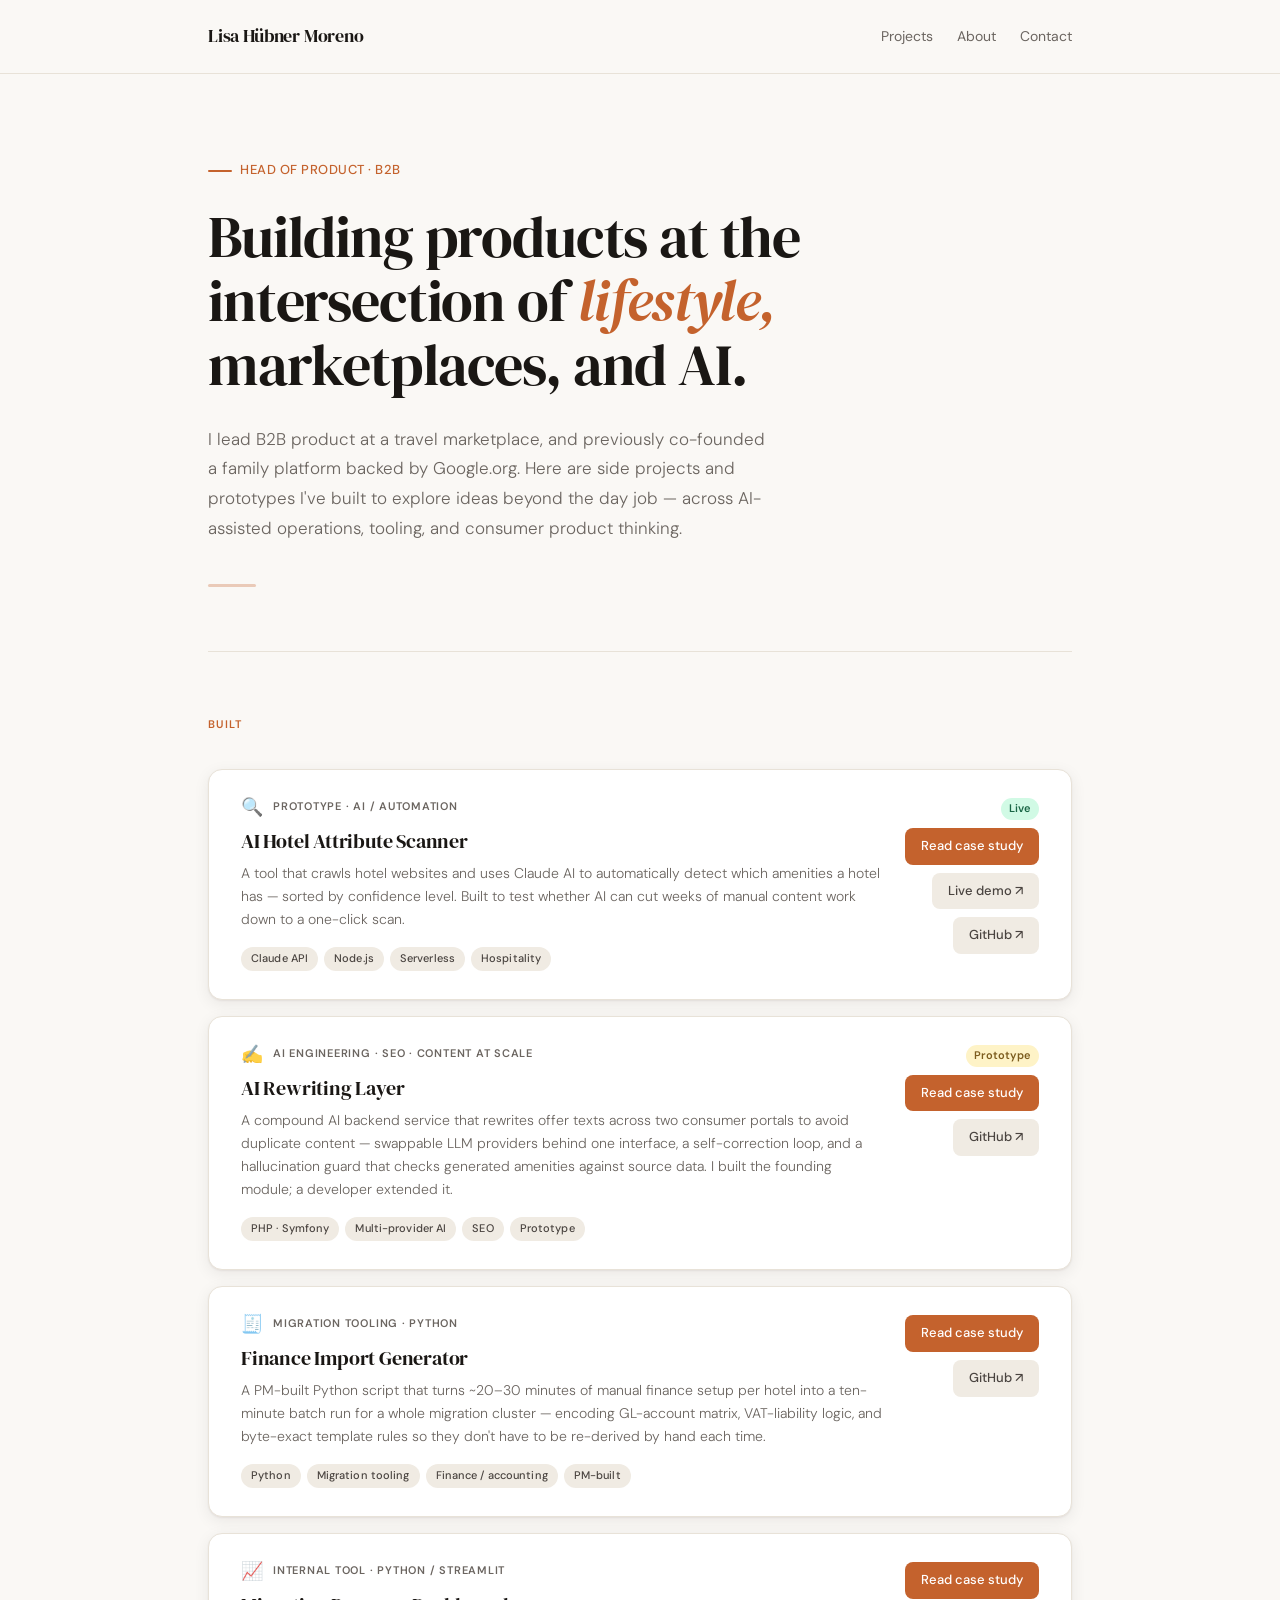
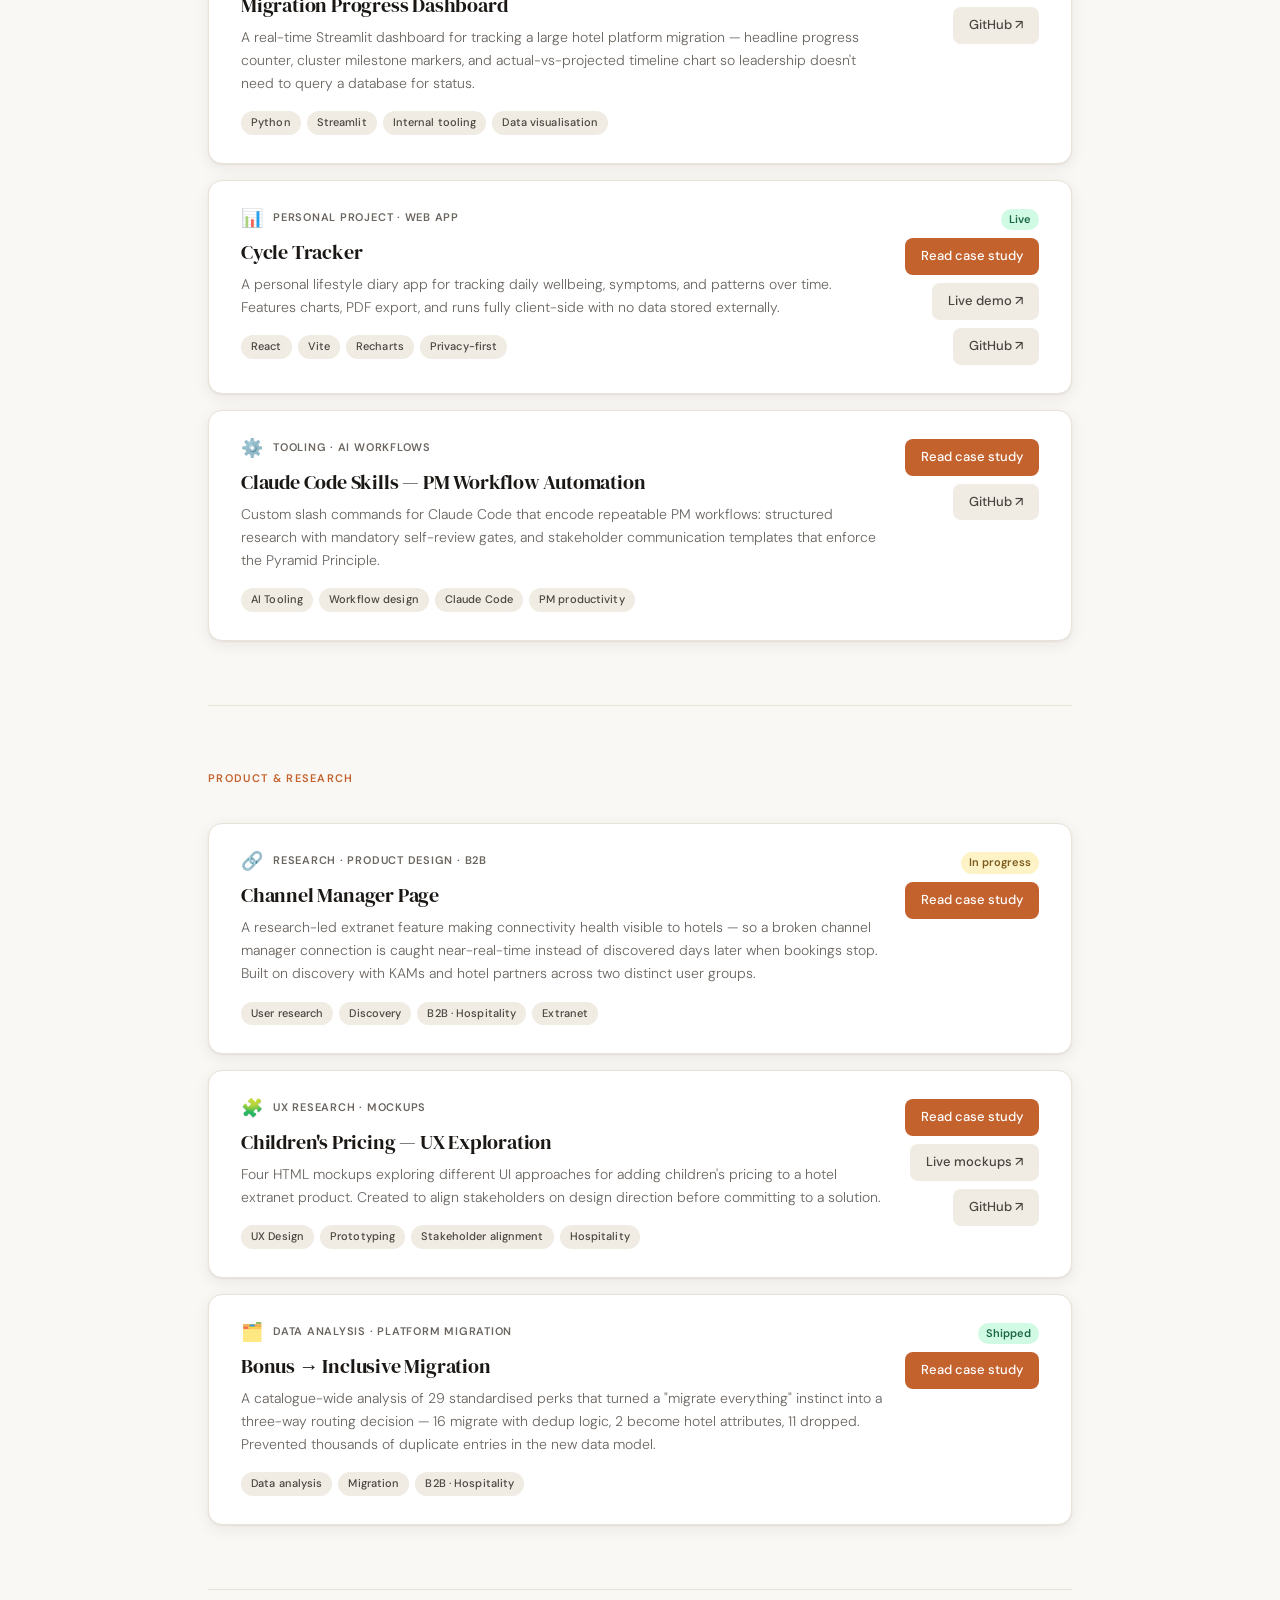
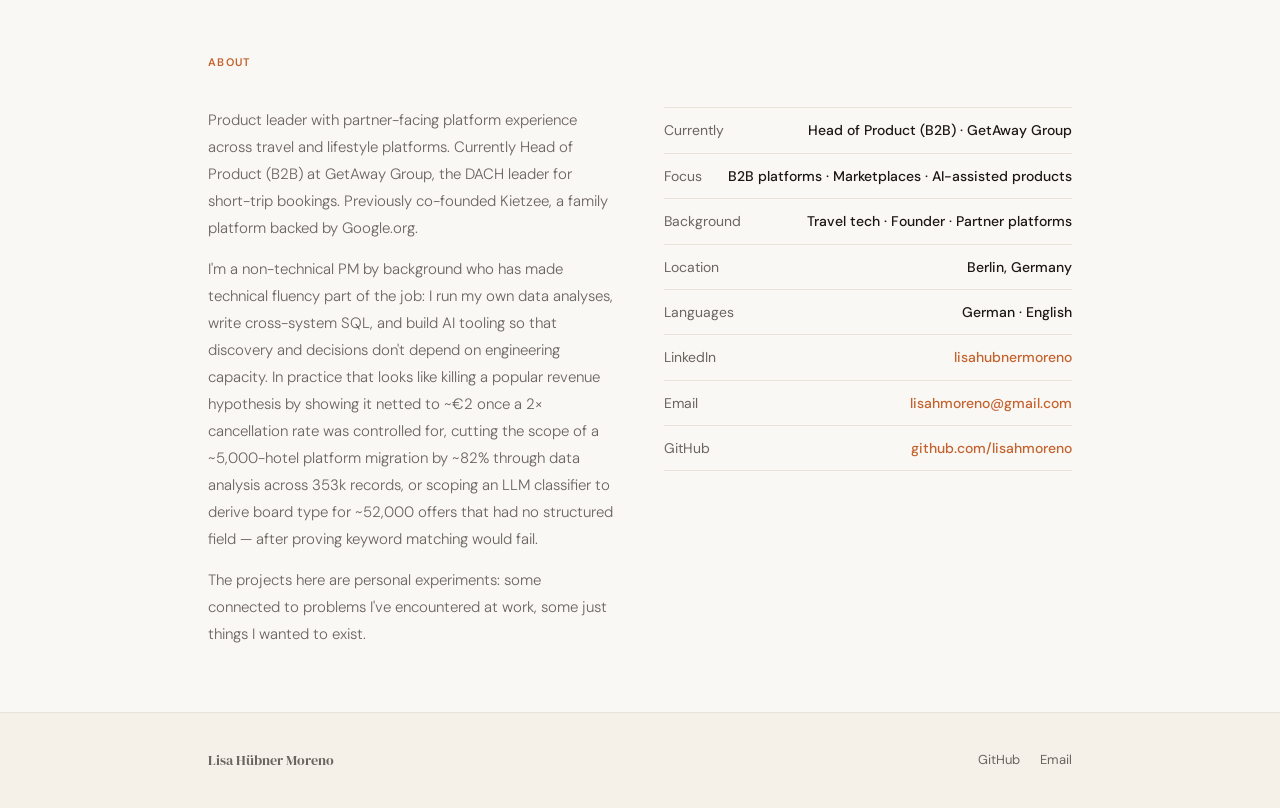
<file: index.html>
<!DOCTYPE html>
<html lang="en">
<head>
  <meta charset="UTF-8" />
  <meta name="viewport" content="width=device-width, initial-scale=1.0" />
  <title>Lisa Hübner Moreno — Head of Product</title>
  <link rel="preconnect" href="https://fonts.googleapis.com">
  <link rel="preconnect" href="https://fonts.gstatic.com" crossorigin>
  <link href="https://fonts.googleapis.com/css2?family=DM+Serif+Display:ital@0;1&family=DM+Sans:ital,opsz,wght@0,9..40,300;0,9..40,400;0,9..40,500;0,9..40,600;1,9..40,300&display=swap" rel="stylesheet">
  <style>
    *, *::before, *::after { box-sizing: border-box; margin: 0; padding: 0; }

    :root {
      --bg: #FAF8F5;
      --bg-warm: #F5F0E8;
      --surface: #FFFFFF;
      --text: #1A1714;
      --muted: #6B6560;
      --border: #E8E2D8;
      --accent: #C4622D;
      --accent-light: #FDF2EC;
      --accent-dark: #A04E22;
      --tag-bg: #F0EBE3;
      --tag-text: #4A4440;
      --radius: 14px;
      --shadow: 0 1px 2px rgba(30,20,10,0.06), 0 4px 16px rgba(30,20,10,0.07);
    }

    body {
      font-family: 'DM Sans', -apple-system, BlinkMacSystemFont, sans-serif;
      background: var(--bg);
      color: var(--text);
      line-height: 1.6;
    }

    .container {
      max-width: 920px;
      margin: 0 auto;
      padding: 0 28px;
    }

    /* Nav */
    nav {
      padding: 22px 0;
      background: var(--bg);
      position: sticky;
      top: 0;
      z-index: 10;
      border-bottom: 1px solid var(--border);
    }
    nav .container {
      display: flex;
      align-items: center;
      justify-content: space-between;
    }
    nav .name {
      font-family: 'DM Serif Display', Georgia, serif;
      font-size: 18px;
      color: var(--text);
      text-decoration: none;
      letter-spacing: -0.01em;
    }
    nav .links {
      display: flex;
      gap: 24px;
    }
    nav .links a {
      color: var(--muted);
      text-decoration: none;
      font-size: 14px;
      font-weight: 400;
      transition: color 0.15s;
    }
    nav .links a:hover { color: var(--text); }

    /* Hero */
    .hero {
      padding: 80px 0 64px;
    }
    .hero-eyebrow {
      display: inline-flex;
      align-items: center;
      gap: 8px;
      font-size: 13px;
      font-weight: 500;
      color: var(--accent);
      letter-spacing: 0.04em;
      text-transform: uppercase;
      margin-bottom: 24px;
    }
    .hero-eyebrow::before {
      content: '';
      display: inline-block;
      width: 24px;
      height: 2px;
      background: var(--accent);
      border-radius: 2px;
    }
    .hero h1 {
      font-family: 'DM Serif Display', Georgia, serif;
      font-size: clamp(36px, 5.5vw, 58px);
      font-weight: 400;
      line-height: 1.1;
      letter-spacing: -0.02em;
      color: var(--text);
      margin-bottom: 28px;
      max-width: 680px;
    }
    .hero h1 em {
      font-style: italic;
      color: var(--accent);
    }
    .hero p {
      font-size: 17px;
      color: var(--muted);
      max-width: 560px;
      line-height: 1.75;
      font-weight: 300;
    }
    .hero-divider {
      width: 48px;
      height: 3px;
      background: var(--accent);
      border-radius: 2px;
      margin: 40px 0 0;
      opacity: 0.3;
    }

    /* Section */
    section {
      padding: 64px 0;
      border-top: 1px solid var(--border);
    }
    .section-label {
      font-size: 11px;
      font-weight: 600;
      letter-spacing: 0.12em;
      text-transform: uppercase;
      color: var(--accent);
      margin-bottom: 36px;
    }

    /* Project cards */
    .projects {
      display: grid;
      gap: 16px;
    }

    .project-card {
      background: var(--surface);
      border: 1px solid var(--border);
      border-radius: var(--radius);
      padding: 28px 32px;
      box-shadow: var(--shadow);
      display: grid;
      grid-template-columns: 1fr auto;
      gap: 20px;
      align-items: start;
      transition: border-color 0.2s, box-shadow 0.2s;
    }
    .project-card:hover {
      border-color: #D4CABF;
      box-shadow: 0 2px 8px rgba(30,20,10,0.08), 0 8px 24px rgba(30,20,10,0.09);
    }

    .project-meta {
      display: flex;
      align-items: center;
      gap: 10px;
      margin-bottom: 12px;
    }
    .project-icon {
      font-size: 18px;
      line-height: 1;
      opacity: 0.85;
    }
    .project-type {
      font-size: 11px;
      font-weight: 600;
      letter-spacing: 0.07em;
      text-transform: uppercase;
      color: var(--muted);
    }

    .project-card h3 {
      font-family: 'DM Serif Display', Georgia, serif;
      font-size: 20px;
      font-weight: 400;
      margin-bottom: 8px;
      line-height: 1.3;
      letter-spacing: -0.01em;
      color: var(--text);
    }
    .project-card .description {
      font-size: 14px;
      color: var(--muted);
      line-height: 1.65;
      margin-bottom: 16px;
      font-weight: 300;
    }

    .tags {
      display: flex;
      flex-wrap: wrap;
      gap: 6px;
    }
    .tag {
      background: var(--tag-bg);
      color: var(--tag-text);
      font-size: 11px;
      font-weight: 500;
      padding: 3px 10px;
      border-radius: 20px;
      letter-spacing: 0.01em;
    }

    .project-actions {
      display: flex;
      flex-direction: column;
      align-items: flex-end;
      gap: 8px;
      flex-shrink: 0;
    }
    .btn {
      display: inline-flex;
      align-items: center;
      gap: 5px;
      padding: 8px 16px;
      border-radius: 8px;
      font-size: 13px;
      font-weight: 500;
      text-decoration: none;
      white-space: nowrap;
      transition: background 0.15s, color 0.15s;
      font-family: 'DM Sans', sans-serif;
    }
    .btn-primary {
      background: var(--accent);
      color: white;
    }
    .btn-primary:hover { background: var(--accent-dark); }
    .btn-ghost {
      background: var(--tag-bg);
      color: var(--tag-text);
    }
    .btn-ghost:hover { background: var(--border); }

    .card-preview {
      width: 100%;
      height: 140px;
      object-fit: cover;
      border-radius: 8px;
      border: 1px solid var(--border);
      margin: 12px 0 14px;
      display: block;
    }

    .wip-badge {
      font-size: 11px;
      font-weight: 600;
      color: #7C5C1E;
      background: #FEF3C7;
      padding: 2px 8px;
      border-radius: 20px;
    }
    .live-badge {
      font-size: 11px;
      font-weight: 600;
      color: #1A6645;
      background: #D1FAE5;
      padding: 2px 8px;
      border-radius: 20px;
    }

    /* About */
    .about-grid {
      display: grid;
      grid-template-columns: 1fr 1fr;
      gap: 48px;
      align-items: start;
    }
    .about-grid p {
      font-size: 15px;
      color: var(--muted);
      line-height: 1.8;
      font-weight: 300;
    }
    .about-grid p + p { margin-top: 14px; }
    .about-highlights { list-style: none; }
    .about-highlights li {
      font-size: 14px;
      padding: 11px 0;
      border-bottom: 1px solid var(--border);
      display: flex;
      justify-content: space-between;
      gap: 16px;
    }
    .about-highlights li:first-child { border-top: 1px solid var(--border); }
    .about-highlights .label { color: var(--muted); font-weight: 400; flex-shrink: 0; }
    .about-highlights .value { font-weight: 500; color: var(--text); text-align: right; }

    /* Footer */
    footer {
      padding: 36px 0;
      border-top: 1px solid var(--border);
      background: var(--bg-warm);
    }
    footer .container {
      display: flex;
      justify-content: space-between;
      align-items: center;
    }
    footer .copy {
      font-family: 'DM Serif Display', Georgia, serif;
      font-size: 14px;
      color: var(--muted);
    }
    footer .footer-links { display: flex; gap: 20px; }
    footer .footer-links a {
      font-size: 13px;
      color: var(--muted);
      text-decoration: none;
      transition: color 0.15s;
    }
    footer .footer-links a:hover { color: var(--text); }

    @media (max-width: 640px) {
      .project-card { grid-template-columns: 1fr; }
      .project-actions { flex-direction: row; align-items: center; flex-wrap: wrap; }
      .about-grid { grid-template-columns: 1fr; gap: 32px; }
      footer .container { flex-direction: column; gap: 12px; text-align: center; }
    }
  </style>
</head>
<body>

  <nav>
    <div class="container">
      <a class="name" href="#">Lisa Hübner Moreno</a>
      <div class="links">
        <a href="#projects">Projects</a>
        <a href="#about">About</a>
        <a href="mailto:lisahmoreno@gmail.com">Contact</a>
      </div>
    </div>
  </nav>

  <div class="container">

    <div class="hero">
      <div class="hero-eyebrow">Head of Product · B2B</div>
      <h1>Building products at the intersection of <em>lifestyle,</em> marketplaces, and AI.</h1>
      <p>I lead B2B product at a travel marketplace, and previously co-founded a family platform backed by Google.org. Here are side projects and prototypes I've built to explore ideas beyond the day job — across AI-assisted operations, tooling, and consumer product thinking.</p>
      <div class="hero-divider"></div>
    </div>

    <section id="projects">
      <div class="section-label">Built</div>
      <div class="projects">

        <!-- AI Hotel Scanner -->
        <div class="project-card">
          <div>
            <div class="project-meta">
              <span class="project-icon">🔍</span>
              <span class="project-type">Prototype · AI / Automation</span>
            </div>
            <h3>AI Hotel Attribute Scanner</h3>
            <p class="description">A tool that crawls hotel websites and uses Claude AI to automatically detect which amenities a hotel has — sorted by confidence level. Built to test whether AI can cut weeks of manual content work down to a one-click scan.</p>
            <div class="tags">
              <span class="tag">Claude API</span>
              <span class="tag">Node.js</span>
              <span class="tag">Serverless</span>
              <span class="tag">Hospitality</span>
            </div>
          </div>
          <div class="project-actions">
            <span class="live-badge">Live</span>
            <a class="btn btn-primary" href="projects/ai-hotel-scanner.html">Read case study</a>
            <a class="btn btn-ghost" href="https://ai-hotel-attributes-lisahmoreno-7370s-projects.vercel.app" target="_blank">Live demo ↗</a>
            <a class="btn btn-ghost" href="https://github.com/lisahmoreno/ai-hotel-attributes" target="_blank">GitHub ↗</a>
          </div>
        </div>

        <!-- AI Rewriting Layer -->
        <div class="project-card">
          <div>
            <div class="project-meta">
              <span class="project-icon">✍️</span>
              <span class="project-type">AI Engineering · SEO · Content at Scale</span>
            </div>
            <h3>AI Rewriting Layer</h3>
            <p class="description">A compound AI backend service that rewrites offer texts across two consumer portals to avoid duplicate content — swappable LLM providers behind one interface, a self-correction loop, and a hallucination guard that checks generated amenities against source data. I built the founding module; a developer extended it.</p>
            <div class="tags">
              <span class="tag">PHP · Symfony</span>
              <span class="tag">Multi-provider AI</span>
              <span class="tag">SEO</span>
              <span class="tag">Prototype</span>
            </div>
          </div>
          <div class="project-actions">
            <span class="wip-badge">Prototype</span>
            <a class="btn btn-primary" href="projects/ai-rewriting-layer.html">Read case study</a>
            <a class="btn btn-ghost" href="https://github.com/lisahmoreno/ai-rewriting-layer" target="_blank">GitHub ↗</a>
          </div>
        </div>

        <!-- Finance Import Generator -->
        <div class="project-card">
          <div>
            <div class="project-meta">
              <span class="project-icon">🧾</span>
              <span class="project-type">Migration Tooling · Python</span>
            </div>
            <h3>Finance Import Generator</h3>
            <p class="description">A PM-built Python script that turns ~20–30 minutes of manual finance setup per hotel into a ten-minute batch run for a whole migration cluster — encoding GL-account matrix, VAT-liability logic, and byte-exact template rules so they don't have to be re-derived by hand each time.</p>
            <div class="tags">
              <span class="tag">Python</span>
              <span class="tag">Migration tooling</span>
              <span class="tag">Finance / accounting</span>
              <span class="tag">PM-built</span>
            </div>
          </div>
          <div class="project-actions">
            <a class="btn btn-primary" href="projects/finance-import-generator.html">Read case study</a>
            <a class="btn btn-ghost" href="https://github.com/lisahmoreno/finance-import-generator" target="_blank">GitHub ↗</a>
          </div>
        </div>

        <!-- Migration Dashboard -->
        <div class="project-card">
          <div>
            <div class="project-meta">
              <span class="project-icon">📈</span>
              <span class="project-type">Internal Tool · Python / Streamlit</span>
            </div>
            <h3>Migration Progress Dashboard</h3>
            <p class="description">A real-time Streamlit dashboard for tracking a large hotel platform migration — headline progress counter, cluster milestone markers, and actual-vs-projected timeline chart so leadership doesn't need to query a database for status.</p>
            <div class="tags">
              <span class="tag">Python</span>
              <span class="tag">Streamlit</span>
              <span class="tag">Internal tooling</span>
              <span class="tag">Data visualisation</span>
            </div>
          </div>
          <div class="project-actions">
            <a class="btn btn-primary" href="projects/migration-dashboard.html">Read case study</a>
            <a class="btn btn-ghost" href="https://github.com/lisahmoreno/migration-dashboard" target="_blank">GitHub ↗</a>
          </div>
        </div>

        <!-- Cycle Tracker -->
        <div class="project-card">
          <div>
            <div class="project-meta">
              <span class="project-icon">📊</span>
              <span class="project-type">Personal Project · Web App</span>
            </div>
            <h3>Cycle Tracker</h3>
            <p class="description">A personal lifestyle diary app for tracking daily wellbeing, symptoms, and patterns over time. Features charts, PDF export, and runs fully client-side with no data stored externally.</p>
            <div class="tags">
              <span class="tag">React</span>
              <span class="tag">Vite</span>
              <span class="tag">Recharts</span>
              <span class="tag">Privacy-first</span>
            </div>
          </div>
          <div class="project-actions">
            <span class="live-badge">Live</span>
            <a class="btn btn-primary" href="projects/cycle-tracker.html">Read case study</a>
            <a class="btn btn-ghost" href="https://cycle-tracker-phi.vercel.app" target="_blank">Live demo ↗</a>
            <a class="btn btn-ghost" href="https://github.com/lisahmoreno/cycle-tracker" target="_blank">GitHub ↗</a>
          </div>
        </div>

        <!-- Claude Code Skills -->
        <div class="project-card">
          <div>
            <div class="project-meta">
              <span class="project-icon">⚙️</span>
              <span class="project-type">Tooling · AI Workflows</span>
            </div>
            <h3>Claude Code Skills — PM Workflow Automation</h3>
            <p class="description">Custom slash commands for Claude Code that encode repeatable PM workflows: structured research with mandatory self-review gates, and stakeholder communication templates that enforce the Pyramid Principle.</p>
            <div class="tags">
              <span class="tag">AI Tooling</span>
              <span class="tag">Workflow design</span>
              <span class="tag">Claude Code</span>
              <span class="tag">PM productivity</span>
            </div>
          </div>
          <div class="project-actions">
            <a class="btn btn-primary" href="projects/claude-skills.html">Read case study</a>
            <a class="btn btn-ghost" href="https://github.com/lisahmoreno/showcase-skills" target="_blank">GitHub ↗</a>
          </div>
        </div>

      </div>
    </section>

    <section id="product-work">
      <div class="section-label">Product & Research</div>
      <div class="projects">

        <!-- Channel Manager Page -->
        <div class="project-card">
          <div>
            <div class="project-meta">
              <span class="project-icon">🔗</span>
              <span class="project-type">Research · Product Design · B2B</span>
            </div>
            <h3>Channel Manager Page</h3>
            <p class="description">A research-led extranet feature making connectivity health visible to hotels — so a broken channel manager connection is caught near-real-time instead of discovered days later when bookings stop. Built on discovery with KAMs and hotel partners across two distinct user groups.</p>
            <div class="tags">
              <span class="tag">User research</span>
              <span class="tag">Discovery</span>
              <span class="tag">B2B · Hospitality</span>
              <span class="tag">Extranet</span>
            </div>
          </div>
          <div class="project-actions">
            <span class="wip-badge">In progress</span>
            <a class="btn btn-primary" href="projects/channel-manager-page.html">Read case study</a>
          </div>
        </div>

        <!-- Children's Pricing -->
        <div class="project-card">
          <div>
            <div class="project-meta">
              <span class="project-icon">🧩</span>
              <span class="project-type">UX Research · Mockups</span>
            </div>
            <h3>Children's Pricing — UX Exploration</h3>
            <p class="description">Four HTML mockups exploring different UI approaches for adding children's pricing to a hotel extranet product. Created to align stakeholders on design direction before committing to a solution.</p>
            <div class="tags">
              <span class="tag">UX Design</span>
              <span class="tag">Prototyping</span>
              <span class="tag">Stakeholder alignment</span>
              <span class="tag">Hospitality</span>
            </div>
          </div>
          <div class="project-actions">
            <a class="btn btn-primary" href="projects/kinderpreise.html">Read case study</a>
            <a class="btn btn-ghost" href="https://lisahmoreno.github.io/kinderpreise-prototype/" target="_blank">Live mockups ↗</a>
            <a class="btn btn-ghost" href="https://github.com/lisahmoreno/kinderpreise-prototype" target="_blank">GitHub ↗</a>
          </div>
        </div>

        <!-- Bonus → Inclusive Migration -->
        <div class="project-card">
          <div>
            <div class="project-meta">
              <span class="project-icon">🗂️</span>
              <span class="project-type">Data Analysis · Platform Migration</span>
            </div>
            <h3>Bonus → Inclusive Migration</h3>
            <p class="description">A catalogue-wide analysis of 29 standardised perks that turned a "migrate everything" instinct into a three-way routing decision — 16 migrate with dedup logic, 2 become hotel attributes, 11 dropped. Prevented thousands of duplicate entries in the new data model.</p>
            <div class="tags">
              <span class="tag">Data analysis</span>
              <span class="tag">Migration</span>
              <span class="tag">B2B · Hospitality</span>
            </div>
          </div>
          <div class="project-actions">
            <span class="live-badge">Shipped</span>
            <a class="btn btn-primary" href="projects/bonus-to-inclusive-migration.html">Read case study</a>
          </div>
        </div>

      </div>
    </section>

    <section id="about">
      <div class="section-label">About</div>
      <div class="about-grid">
        <div>
          <p>Product leader with partner-facing platform experience across travel and lifestyle platforms. Currently Head of Product (B2B) at GetAway Group, the DACH leader for short-trip bookings. Previously co-founded Kietzee, a family platform backed by Google.org.</p>
          <p>I'm a non-technical PM by background who has made technical fluency part of the job: I run my own data analyses, write cross-system SQL, and build AI tooling so that discovery and decisions don't depend on engineering capacity. In practice that looks like killing a popular revenue hypothesis by showing it netted to ~€2 once a 2× cancellation rate was controlled for, cutting the scope of a ~5,000-hotel platform migration by ~82% through data analysis across 353k records, or scoping an LLM classifier to derive board type for ~52,000 offers that had no structured field — after proving keyword matching would fail.</p>
          <p>The projects here are personal experiments: some connected to problems I've encountered at work, some just things I wanted to exist.</p>
        </div>
        <div>
          <ul class="about-highlights">
            <li><span class="label">Currently</span><span class="value">Head of Product (B2B) · GetAway Group</span></li>
            <li><span class="label">Focus</span><span class="value">B2B platforms · Marketplaces · AI-assisted products</span></li>
            <li><span class="label">Background</span><span class="value">Travel tech · Founder · Partner platforms</span></li>
            <li><span class="label">Location</span><span class="value">Berlin, Germany</span></li>
            <li><span class="label">Languages</span><span class="value">German · English</span></li>
            <li><span class="label">LinkedIn</span><span class="value"><a href="https://www.linkedin.com/in/lisahubnermoreno" target="_blank" style="color: var(--accent); text-decoration: none;">lisahubnermoreno</a></span></li>
            <li><span class="label">Email</span><span class="value"><a href="mailto:lisahmoreno@gmail.com" style="color: var(--accent); text-decoration: none;">lisahmoreno@gmail.com</a></span></li>
            <li><span class="label">GitHub</span><span class="value"><a href="https://github.com/lisahmoreno" target="_blank" style="color: var(--accent); text-decoration: none;">github.com/lisahmoreno</a></span></li>
          </ul>
        </div>
      </div>
    </section>

  </div>

  <footer>
    <div class="container">
      <span class="copy">Lisa Hübner Moreno</span>
      <div class="footer-links">
        <a href="https://github.com/lisahmoreno" target="_blank">GitHub</a>
        <a href="mailto:lisahmoreno@gmail.com">Email</a>
      </div>
    </div>
  </footer>

</body>
</html>
</file>
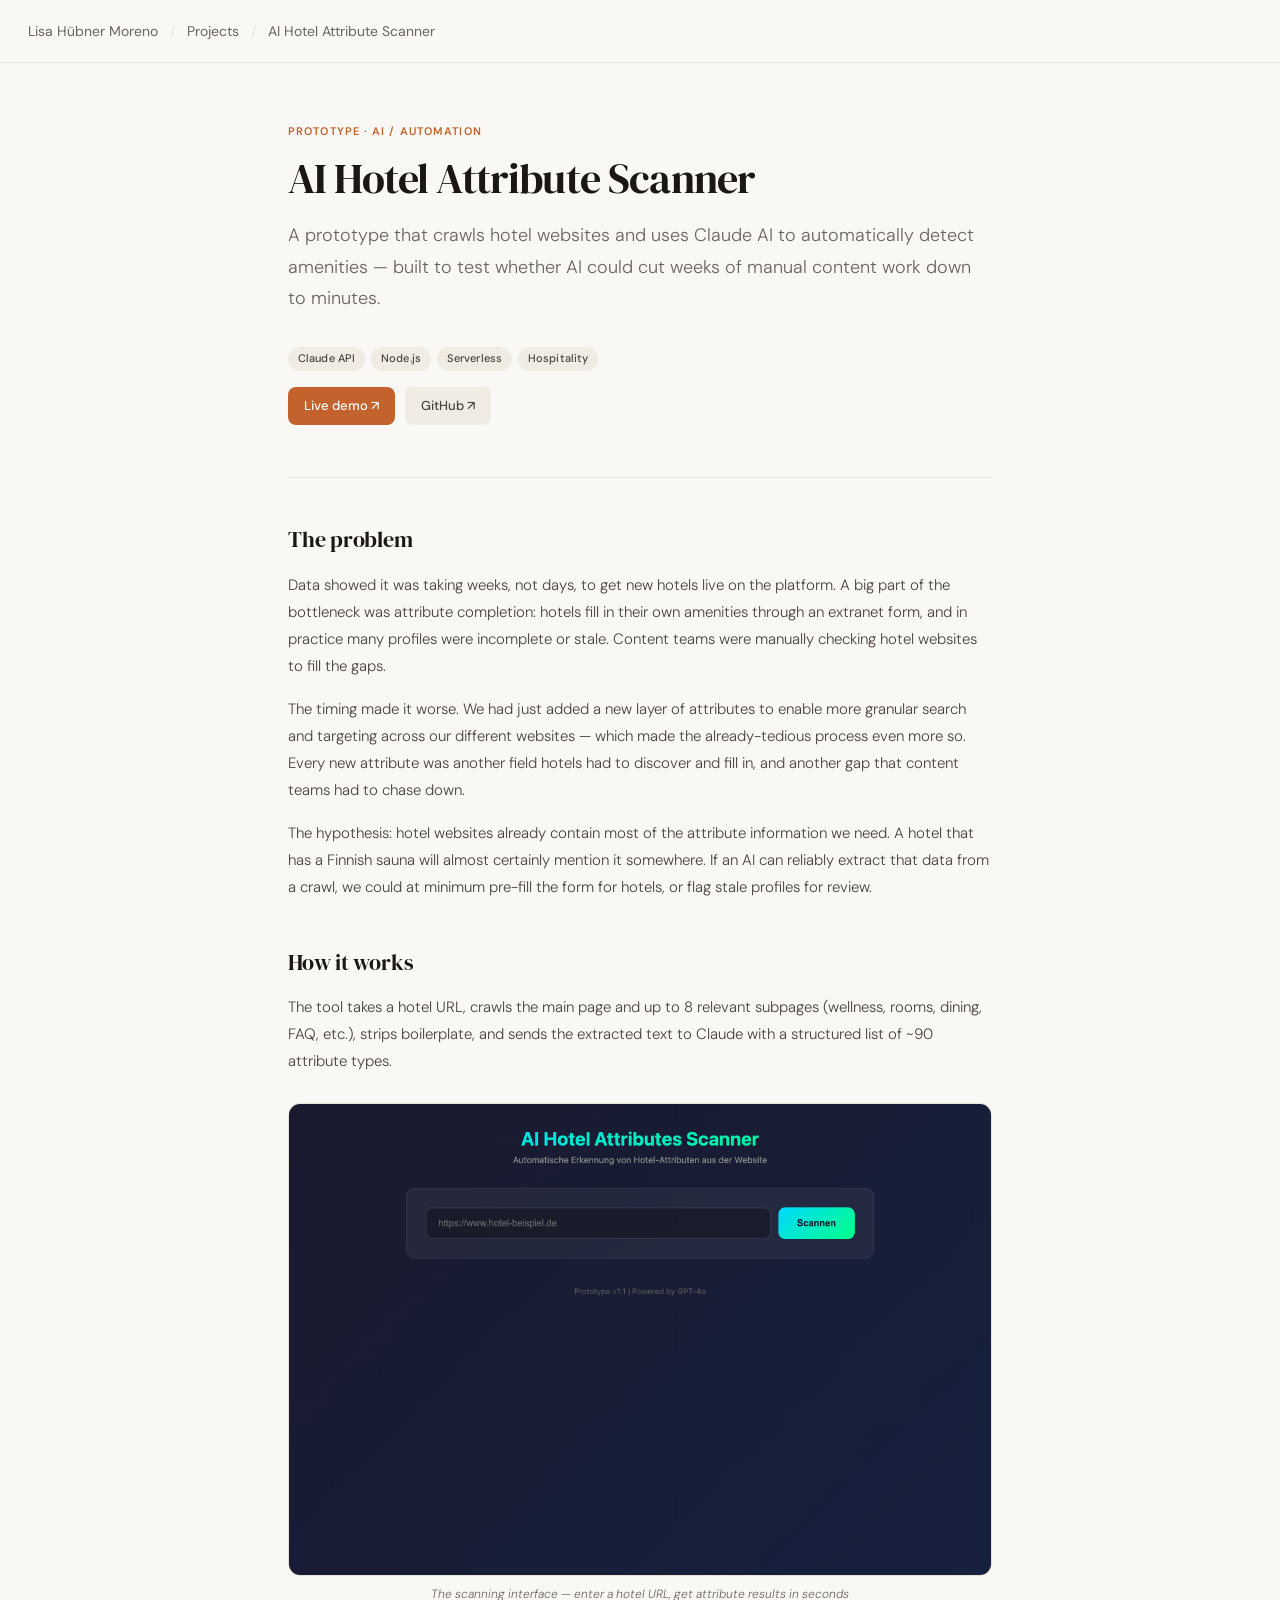
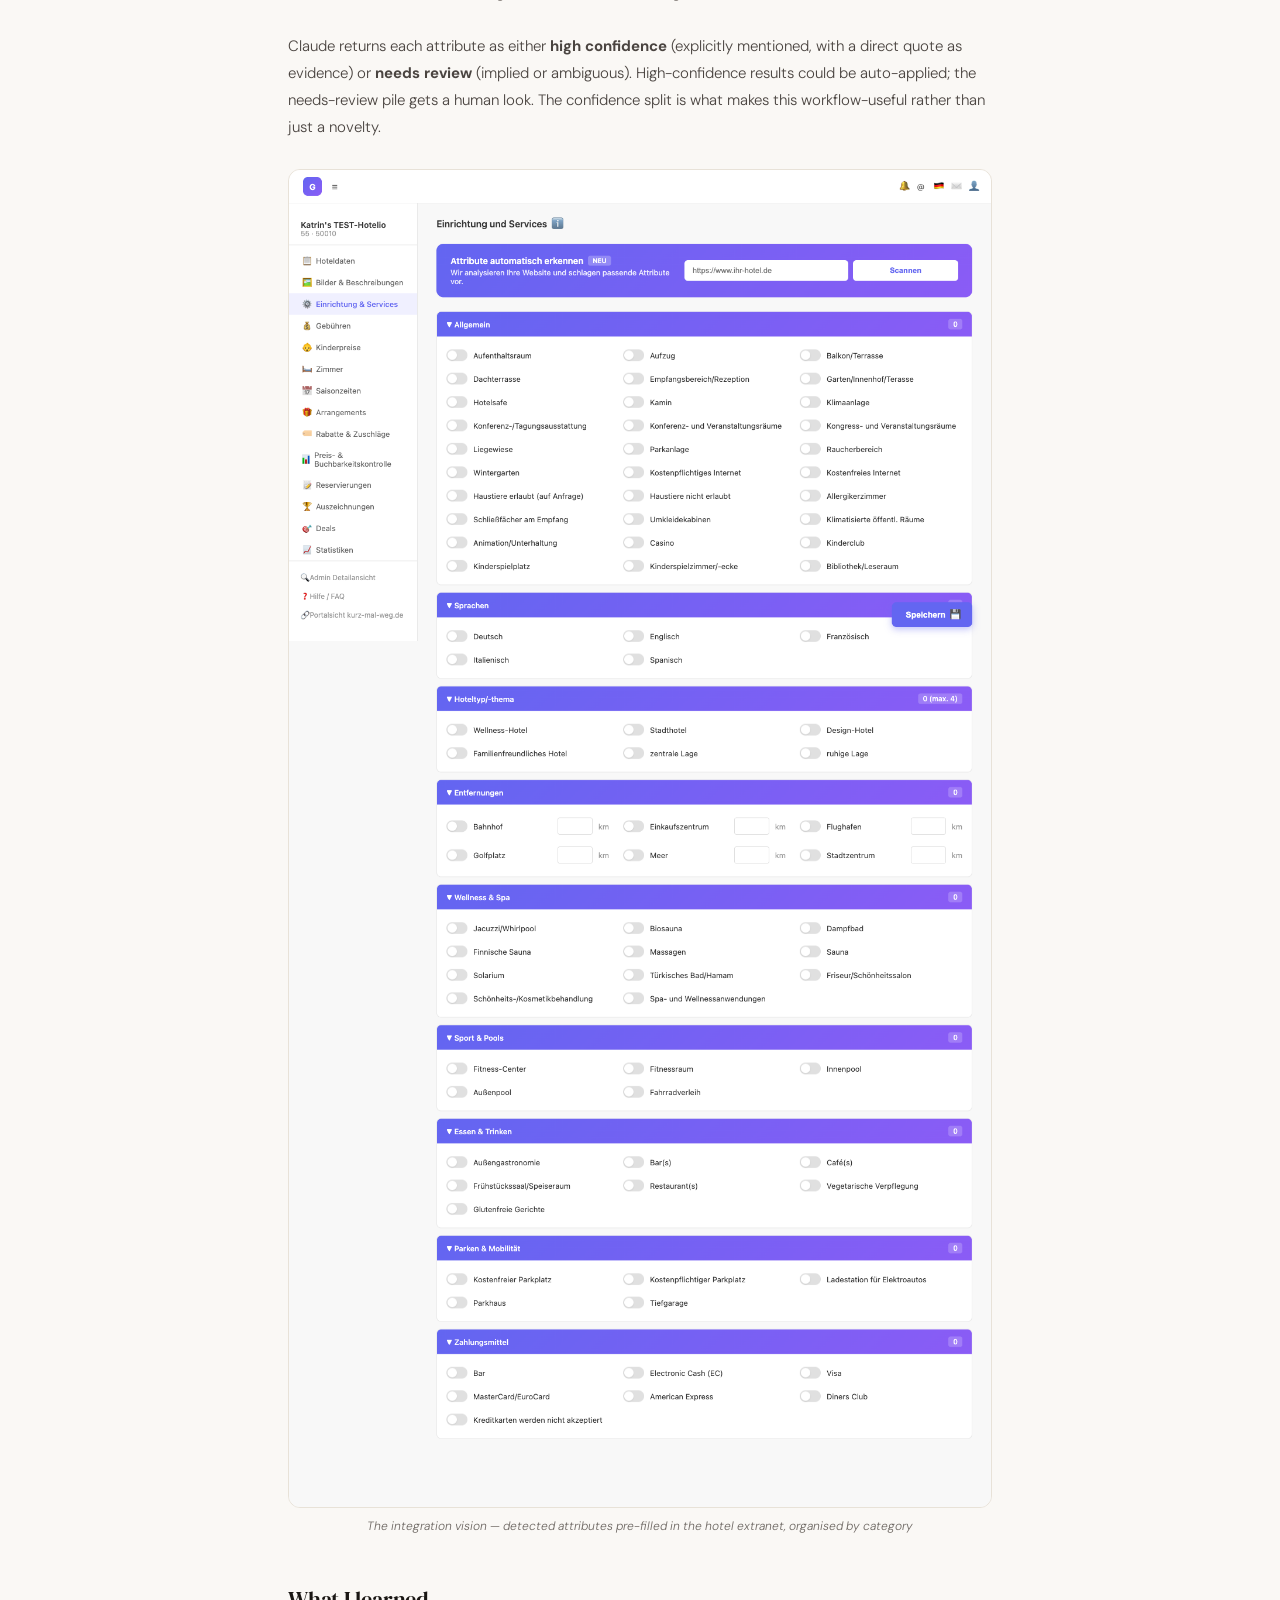
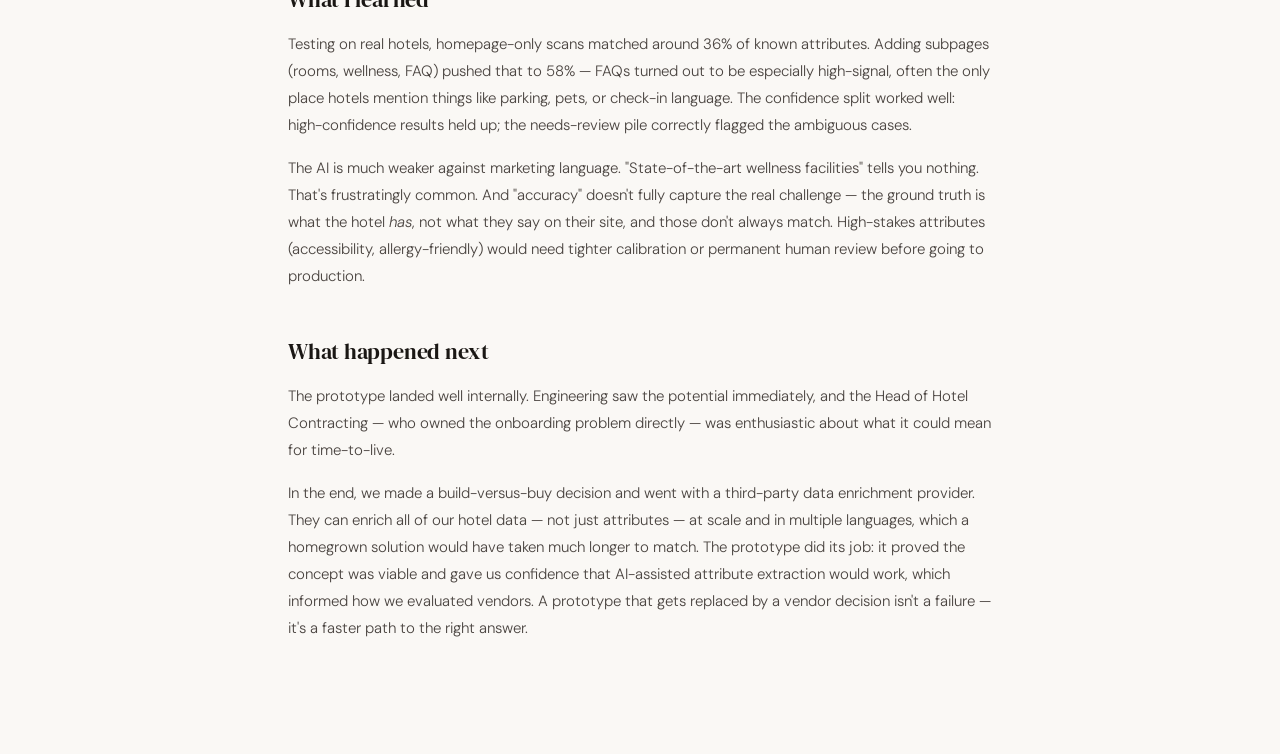
<file: projects/ai-hotel-scanner.html>
<!DOCTYPE html>
<html lang="en">
<head>
  <meta charset="UTF-8" />
  <meta name="viewport" content="width=device-width, initial-scale=1.0" />
  <title>AI Hotel Attribute Scanner — Lisa Hübner Moreno</title>
  <link rel="stylesheet" href="../style.css" />
</head>
<body>

  <nav>
    <a href="../index.html">Lisa Hübner Moreno</a>
    <a href="../index.html#projects">Projects</a>
    <a>AI Hotel Attribute Scanner</a>
  </nav>

  <div class="container">

    <div class="project-type">Prototype · AI / Automation</div>
    <h1>AI Hotel Attribute Scanner</h1>
    <p class="lede">A prototype that crawls hotel websites and uses Claude AI to automatically detect amenities — built to test whether AI could cut weeks of manual content work down to minutes.</p>

    <div class="tags">
      <span class="tag">Claude API</span>
      <span class="tag">Node.js</span>
      <span class="tag">Serverless</span>
      <span class="tag">Hospitality</span>
    </div>
    <div class="links">
      <a class="btn" href="https://ai-hotel-attributes-lisahmoreno-7370s-projects.vercel.app" target="_blank">Live demo ↗</a>
      <a class="btn btn-ghost" href="https://github.com/lisahmoreno/ai-hotel-attributes" target="_blank">GitHub ↗</a>
    </div>

    <hr class="divider" />

    <h2>The problem</h2>

    <p>Data showed it was taking weeks, not days, to get new hotels live on the platform. A big part of the bottleneck was attribute completion: hotels fill in their own amenities through an extranet form, and in practice many profiles were incomplete or stale. Content teams were manually checking hotel websites to fill the gaps.</p>

    <p>The timing made it worse. We had just added a new layer of attributes to enable more granular search and targeting across our different websites — which made the already-tedious process even more so. Every new attribute was another field hotels had to discover and fill in, and another gap that content teams had to chase down.</p>

    <p>The hypothesis: hotel websites already contain most of the attribute information we need. A hotel that has a Finnish sauna will almost certainly mention it somewhere. If an AI can reliably extract that data from a crawl, we could at minimum pre-fill the form for hotels, or flag stale profiles for review.</p>

    <h2>How it works</h2>

    <p>The tool takes a hotel URL, crawls the main page and up to 8 relevant subpages (wellness, rooms, dining, FAQ, etc.), strips boilerplate, and sends the extracted text to Claude with a structured list of ~90 attribute types.</p>

    <img class="case-image" src="../images/attribute-scanner-ui.png" alt="Attribute scanner prototype — URL input and scan results" />
    <p class="case-image-caption">The scanning interface — enter a hotel URL, get attribute results in seconds</p>

    <p>Claude returns each attribute as either <strong>high confidence</strong> (explicitly mentioned, with a direct quote as evidence) or <strong>needs review</strong> (implied or ambiguous). High-confidence results could be auto-applied; the needs-review pile gets a human look. The confidence split is what makes this workflow-useful rather than just a novelty.</p>

    <img class="case-image" src="../images/attribute-scanner-mockup.png" alt="How detected attributes would appear in the hotel extranet" />
    <p class="case-image-caption">The integration vision — detected attributes pre-filled in the hotel extranet, organised by category</p>

    <h2>What I learned</h2>

    <p>Testing on real hotels, homepage-only scans matched around 36% of known attributes. Adding subpages (rooms, wellness, FAQ) pushed that to 58% — FAQs turned out to be especially high-signal, often the only place hotels mention things like parking, pets, or check-in language. The confidence split worked well: high-confidence results held up; the needs-review pile correctly flagged the ambiguous cases.</p>

    <p>The AI is much weaker against marketing language. "State-of-the-art wellness facilities" tells you nothing. That's frustratingly common. And "accuracy" doesn't fully capture the real challenge — the ground truth is what the hotel <em>has</em>, not what they say on their site, and those don't always match. High-stakes attributes (accessibility, allergy-friendly) would need tighter calibration or permanent human review before going to production.</p>

    <h2>What happened next</h2>

    <p>The prototype landed well internally. Engineering saw the potential immediately, and the Head of Hotel Contracting — who owned the onboarding problem directly — was enthusiastic about what it could mean for time-to-live.</p>

    <p>In the end, we made a build-versus-buy decision and went with a third-party data enrichment provider. They can enrich all of our hotel data — not just attributes — at scale and in multiple languages, which a homegrown solution would have taken much longer to match. The prototype did its job: it proved the concept was viable and gave us confidence that AI-assisted attribute extraction would work, which informed how we evaluated vendors. A prototype that gets replaced by a vendor decision isn't a failure — it's a faster path to the right answer.</p>

  </div>

</body>
</html>
</file>
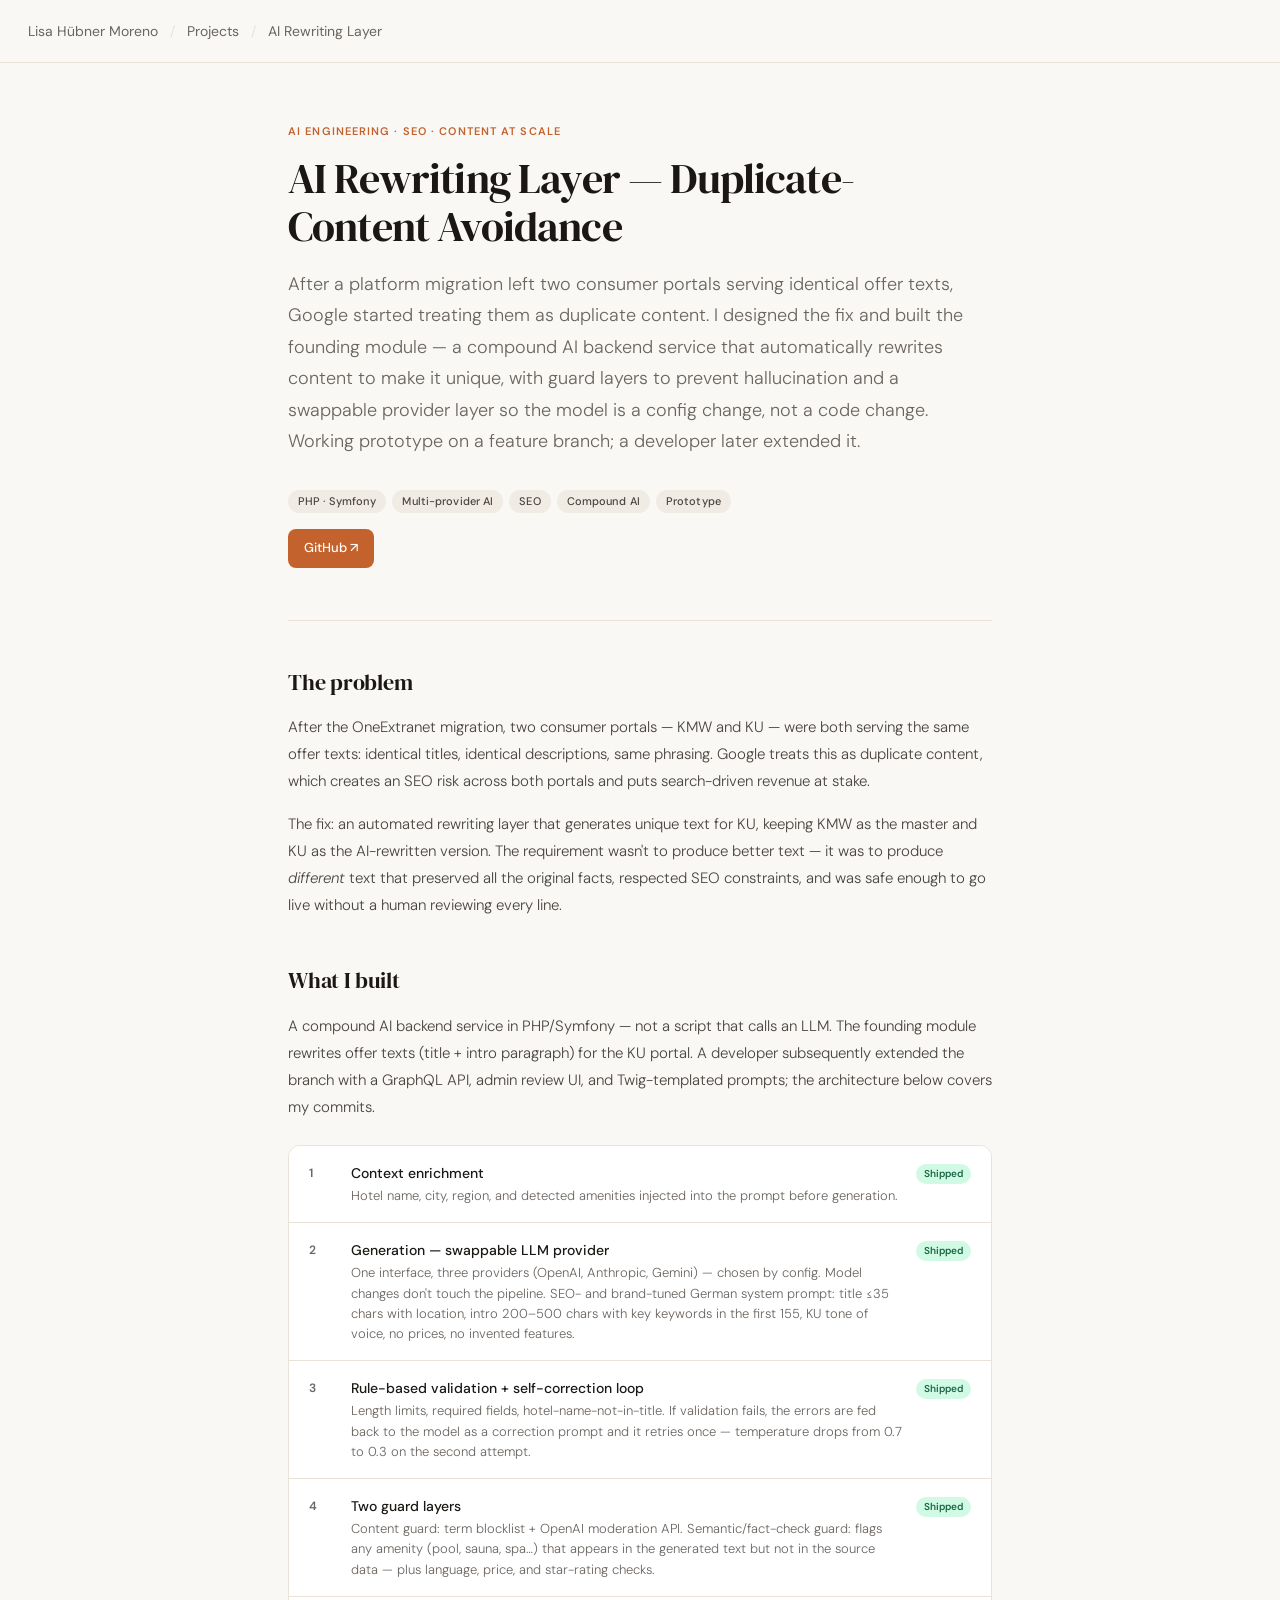
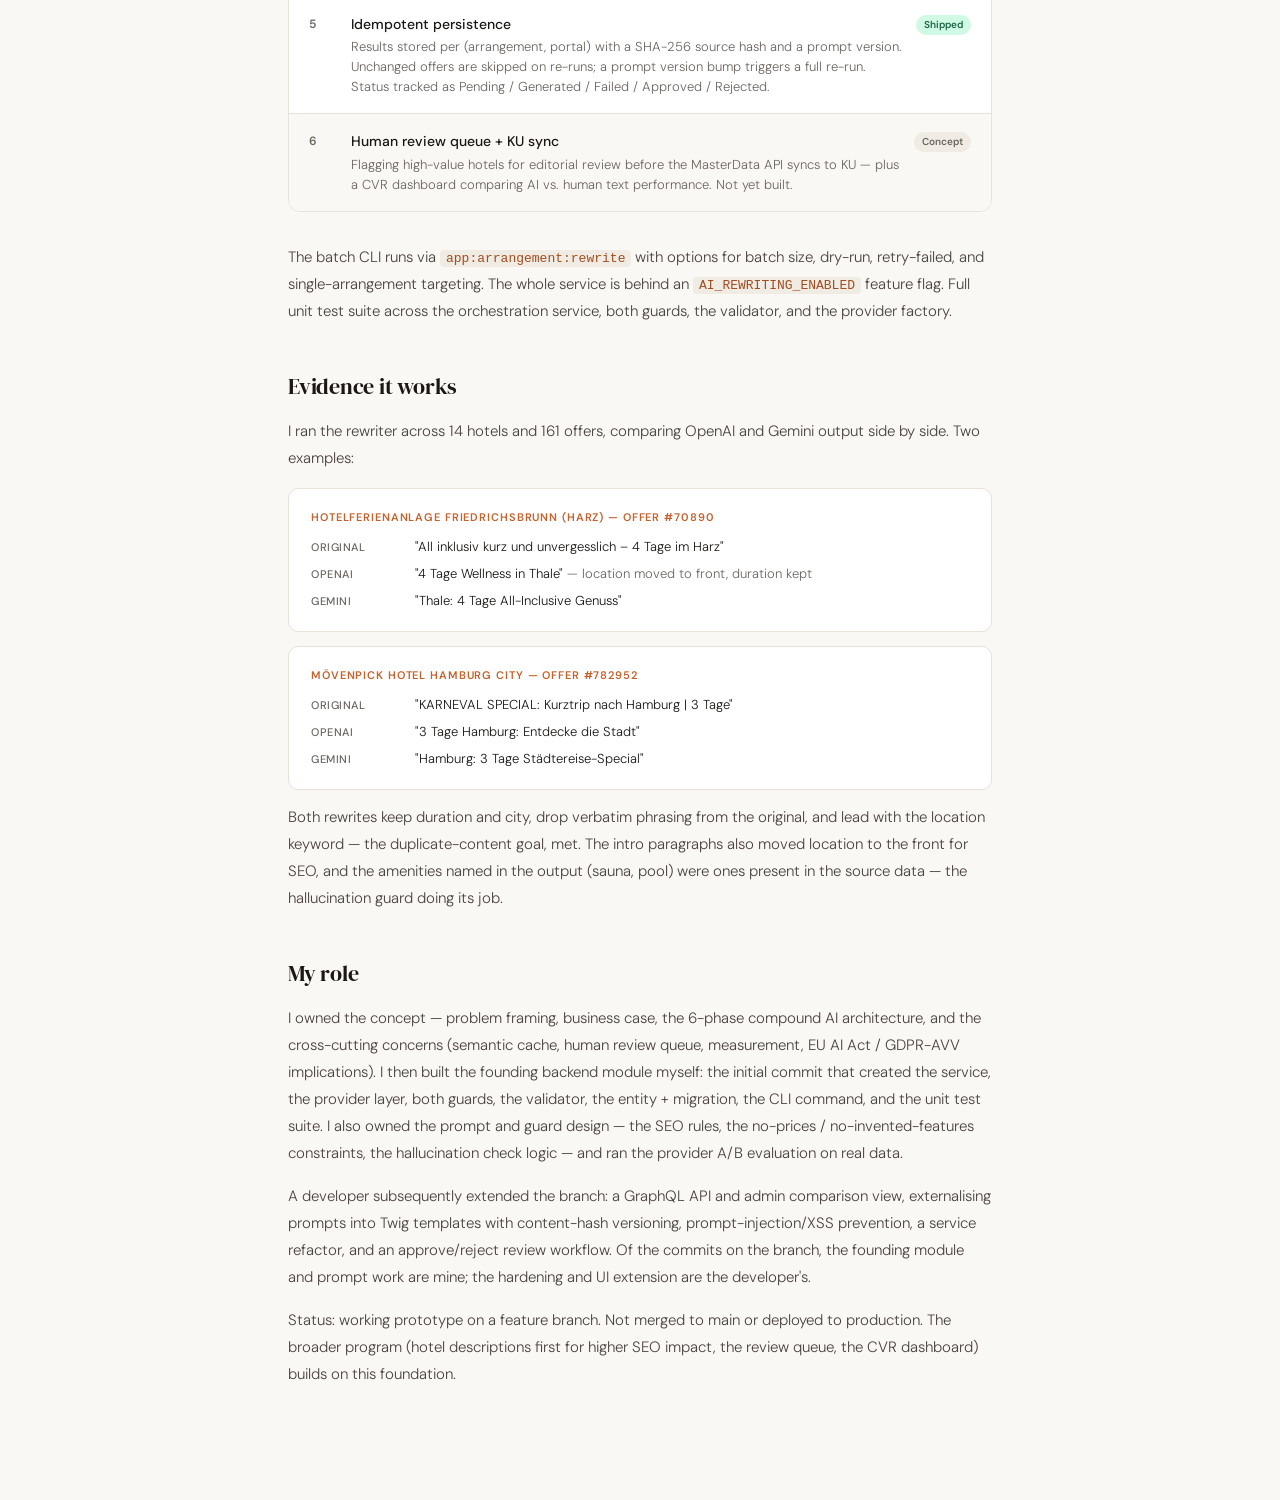
<file: projects/ai-rewriting-layer.html>
<!DOCTYPE html>
<html lang="en">
<head>
  <meta charset="UTF-8" />
  <meta name="viewport" content="width=device-width, initial-scale=1.0" />
  <title>AI Rewriting Layer — Lisa Hübner Moreno</title>
  <link rel="stylesheet" href="../style.css" />
  <style>
    .pipeline {
      display: flex;
      flex-direction: column;
      gap: 0;
      margin: 24px 0 32px;
      border: 1px solid var(--border);
      border-radius: 12px;
      overflow: hidden;
    }
    .pipeline-step {
      display: grid;
      grid-template-columns: 28px 1fr auto;
      gap: 14px;
      align-items: start;
      padding: 16px 20px;
      border-bottom: 1px solid var(--border);
      background: var(--surface);
    }
    .pipeline-step:last-child { border-bottom: none; }
    .pipeline-step.shipped { background: var(--surface); }
    .pipeline-step.concept { background: var(--bg); }
    .step-num {
      font-size: 12px;
      font-weight: 600;
      color: var(--muted);
      padding-top: 2px;
      font-variant-numeric: tabular-nums;
    }
    .step-body .step-name {
      font-size: 14px;
      font-weight: 500;
      color: var(--text);
      margin-bottom: 2px;
    }
    .step-body .step-desc {
      font-size: 13px;
      color: var(--muted);
      font-weight: 300;
      line-height: 1.55;
    }
    .step-badge {
      font-size: 10px;
      font-weight: 600;
      padding: 2px 8px;
      border-radius: 20px;
      white-space: nowrap;
      margin-top: 2px;
    }
    .badge-shipped {
      background: #D1FAE5;
      color: #1A6645;
    }
    .badge-concept {
      background: #F0EBE3;
      color: #6B6560;
    }

    .example-block {
      background: var(--surface);
      border: 1px solid var(--border);
      border-radius: 10px;
      padding: 20px 22px;
      margin: 14px 0;
    }
    .example-block .ex-label {
      font-size: 11px;
      font-weight: 600;
      letter-spacing: 0.08em;
      text-transform: uppercase;
      color: var(--accent);
      margin-bottom: 10px;
    }
    .example-block .ex-row {
      display: grid;
      grid-template-columns: 90px 1fr;
      gap: 8px 14px;
      font-size: 13px;
      margin-bottom: 6px;
      align-items: baseline;
    }
    .example-block .ex-row:last-child { margin-bottom: 0; }
    .example-block .ex-key {
      color: var(--muted);
      font-weight: 500;
      font-size: 11px;
      text-transform: uppercase;
      letter-spacing: 0.05em;
      padding-top: 1px;
    }
    .example-block .ex-val {
      color: var(--text);
      font-weight: 300;
      line-height: 1.6;
    }
    .example-block .ex-val em {
      font-style: normal;
      color: var(--muted);
    }

    @media (max-width: 500px) {
      .pipeline-step { grid-template-columns: 22px 1fr; }
      .step-badge { display: none; }
    }
  </style>
</head>
<body>

  <nav>
    <a href="../index.html">Lisa Hübner Moreno</a>
    <a href="../index.html#projects">Projects</a>
    <a>AI Rewriting Layer</a>
  </nav>

  <div class="container">

    <div class="project-type">AI Engineering · SEO · Content at Scale</div>
    <h1>AI Rewriting Layer — Duplicate-Content Avoidance</h1>
    <p class="lede">After a platform migration left two consumer portals serving identical offer texts, Google started treating them as duplicate content. I designed the fix and built the founding module — a compound AI backend service that automatically rewrites content to make it unique, with guard layers to prevent hallucination and a swappable provider layer so the model is a config change, not a code change. Working prototype on a feature branch; a developer later extended it.</p>

    <div class="tags">
      <span class="tag">PHP · Symfony</span>
      <span class="tag">Multi-provider AI</span>
      <span class="tag">SEO</span>
      <span class="tag">Compound AI</span>
      <span class="tag">Prototype</span>
    </div>
    <div class="links">
      <a class="btn" href="https://github.com/lisahmoreno/ai-rewriting-layer" target="_blank">GitHub ↗</a>
    </div>

    <hr class="divider" />

    <h2>The problem</h2>

    <p>After the OneExtranet migration, two consumer portals — KMW and KU — were both serving the same offer texts: identical titles, identical descriptions, same phrasing. Google treats this as duplicate content, which creates an SEO risk across both portals and puts search-driven revenue at stake.</p>

    <p>The fix: an automated rewriting layer that generates unique text for KU, keeping KMW as the master and KU as the AI-rewritten version. The requirement wasn't to produce better text — it was to produce <em>different</em> text that preserved all the original facts, respected SEO constraints, and was safe enough to go live without a human reviewing every line.</p>

    <h2>What I built</h2>

    <p>A compound AI backend service in PHP/Symfony — not a script that calls an LLM. The founding module rewrites offer texts (title + intro paragraph) for the KU portal. A developer subsequently extended the branch with a GraphQL API, admin review UI, and Twig-templated prompts; the architecture below covers my commits.</p>

    <div class="pipeline">
      <div class="pipeline-step shipped">
        <span class="step-num">1</span>
        <div class="step-body">
          <div class="step-name">Context enrichment</div>
          <div class="step-desc">Hotel name, city, region, and detected amenities injected into the prompt before generation.</div>
        </div>
        <span class="step-badge badge-shipped">Shipped</span>
      </div>
      <div class="pipeline-step shipped">
        <span class="step-num">2</span>
        <div class="step-body">
          <div class="step-name">Generation — swappable LLM provider</div>
          <div class="step-desc">One interface, three providers (OpenAI, Anthropic, Gemini) — chosen by config. Model changes don't touch the pipeline. SEO- and brand-tuned German system prompt: title ≤35 chars with location, intro 200–500 chars with key keywords in the first 155, KU tone of voice, no prices, no invented features.</div>
        </div>
        <span class="step-badge badge-shipped">Shipped</span>
      </div>
      <div class="pipeline-step shipped">
        <span class="step-num">3</span>
        <div class="step-body">
          <div class="step-name">Rule-based validation + self-correction loop</div>
          <div class="step-desc">Length limits, required fields, hotel-name-not-in-title. If validation fails, the errors are fed back to the model as a correction prompt and it retries once — temperature drops from 0.7 to 0.3 on the second attempt.</div>
        </div>
        <span class="step-badge badge-shipped">Shipped</span>
      </div>
      <div class="pipeline-step shipped">
        <span class="step-num">4</span>
        <div class="step-body">
          <div class="step-name">Two guard layers</div>
          <div class="step-desc">Content guard: term blocklist + OpenAI moderation API. Semantic/fact-check guard: flags any amenity (pool, sauna, spa…) that appears in the generated text but not in the source data — plus language, price, and star-rating checks.</div>
        </div>
        <span class="step-badge badge-shipped">Shipped</span>
      </div>
      <div class="pipeline-step shipped">
        <span class="step-num">5</span>
        <div class="step-body">
          <div class="step-name">Idempotent persistence</div>
          <div class="step-desc">Results stored per (arrangement, portal) with a SHA-256 source hash and a prompt version. Unchanged offers are skipped on re-runs; a prompt version bump triggers a full re-run. Status tracked as Pending / Generated / Failed / Approved / Rejected.</div>
        </div>
        <span class="step-badge badge-shipped">Shipped</span>
      </div>
      <div class="pipeline-step concept">
        <span class="step-num">6</span>
        <div class="step-body">
          <div class="step-name">Human review queue + KU sync</div>
          <div class="step-desc">Flagging high-value hotels for editorial review before the MasterData API syncs to KU — plus a CVR dashboard comparing AI vs. human text performance. Not yet built.</div>
        </div>
        <span class="step-badge badge-concept">Concept</span>
      </div>
    </div>

    <p>The batch CLI runs via <code>app:arrangement:rewrite</code> with options for batch size, dry-run, retry-failed, and single-arrangement targeting. The whole service is behind an <code>AI_REWRITING_ENABLED</code> feature flag. Full unit test suite across the orchestration service, both guards, the validator, and the provider factory.</p>

    <h2>Evidence it works</h2>

    <p>I ran the rewriter across 14 hotels and 161 offers, comparing OpenAI and Gemini output side by side. Two examples:</p>

    <div class="example-block">
      <div class="ex-label">Hotelferienanlage Friedrichsbrunn (Harz) — offer #70890</div>
      <div class="ex-row">
        <span class="ex-key">Original</span>
        <span class="ex-val">"All inklusiv kurz und unvergesslich – 4 Tage im Harz"</span>
      </div>
      <div class="ex-row">
        <span class="ex-key">OpenAI</span>
        <span class="ex-val">"4 Tage Wellness in Thale" <em>— location moved to front, duration kept</em></span>
      </div>
      <div class="ex-row">
        <span class="ex-key">Gemini</span>
        <span class="ex-val">"Thale: 4 Tage All-Inclusive Genuss"</span>
      </div>
    </div>

    <div class="example-block">
      <div class="ex-label">Mövenpick Hotel Hamburg City — offer #782952</div>
      <div class="ex-row">
        <span class="ex-key">Original</span>
        <span class="ex-val">"KARNEVAL SPECIAL: Kurztrip nach Hamburg | 3 Tage"</span>
      </div>
      <div class="ex-row">
        <span class="ex-key">OpenAI</span>
        <span class="ex-val">"3 Tage Hamburg: Entdecke die Stadt"</span>
      </div>
      <div class="ex-row">
        <span class="ex-key">Gemini</span>
        <span class="ex-val">"Hamburg: 3 Tage Städtereise-Special"</span>
      </div>
    </div>

    <p>Both rewrites keep duration and city, drop verbatim phrasing from the original, and lead with the location keyword — the duplicate-content goal, met. The intro paragraphs also moved location to the front for SEO, and the amenities named in the output (sauna, pool) were ones present in the source data — the hallucination guard doing its job.</p>

    <h2>My role</h2>

    <p>I owned the concept — problem framing, business case, the 6-phase compound AI architecture, and the cross-cutting concerns (semantic cache, human review queue, measurement, EU AI Act / GDPR-AVV implications). I then built the founding backend module myself: the initial commit that created the service, the provider layer, both guards, the validator, the entity + migration, the CLI command, and the unit test suite. I also owned the prompt and guard design — the SEO rules, the no-prices / no-invented-features constraints, the hallucination check logic — and ran the provider A/B evaluation on real data.</p>

    <p>A developer subsequently extended the branch: a GraphQL API and admin comparison view, externalising prompts into Twig templates with content-hash versioning, prompt-injection/XSS prevention, a service refactor, and an approve/reject review workflow. Of the commits on the branch, the founding module and prompt work are mine; the hardening and UI extension are the developer's.</p>

    <p>Status: working prototype on a feature branch. Not merged to main or deployed to production. The broader program (hotel descriptions first for higher SEO impact, the review queue, the CVR dashboard) builds on this foundation.</p>

  </div>

</body>
</html>
</file>
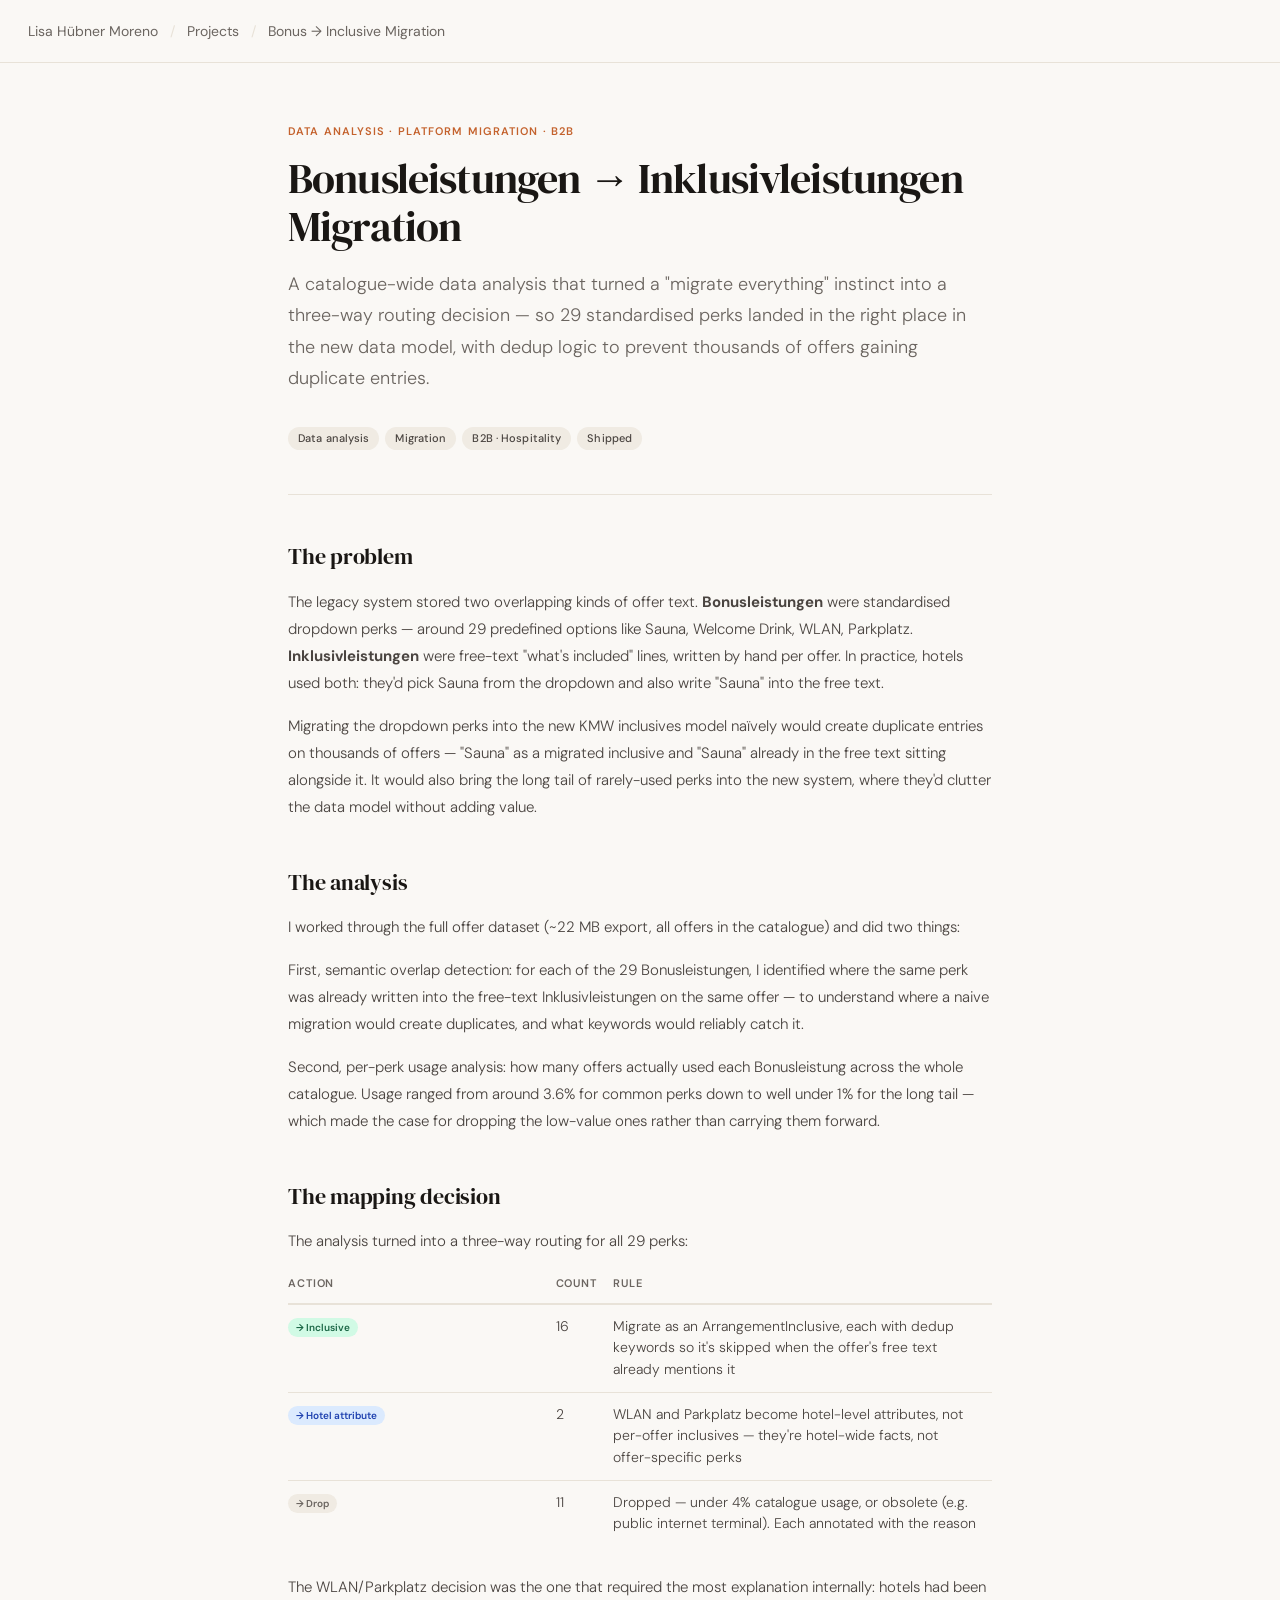
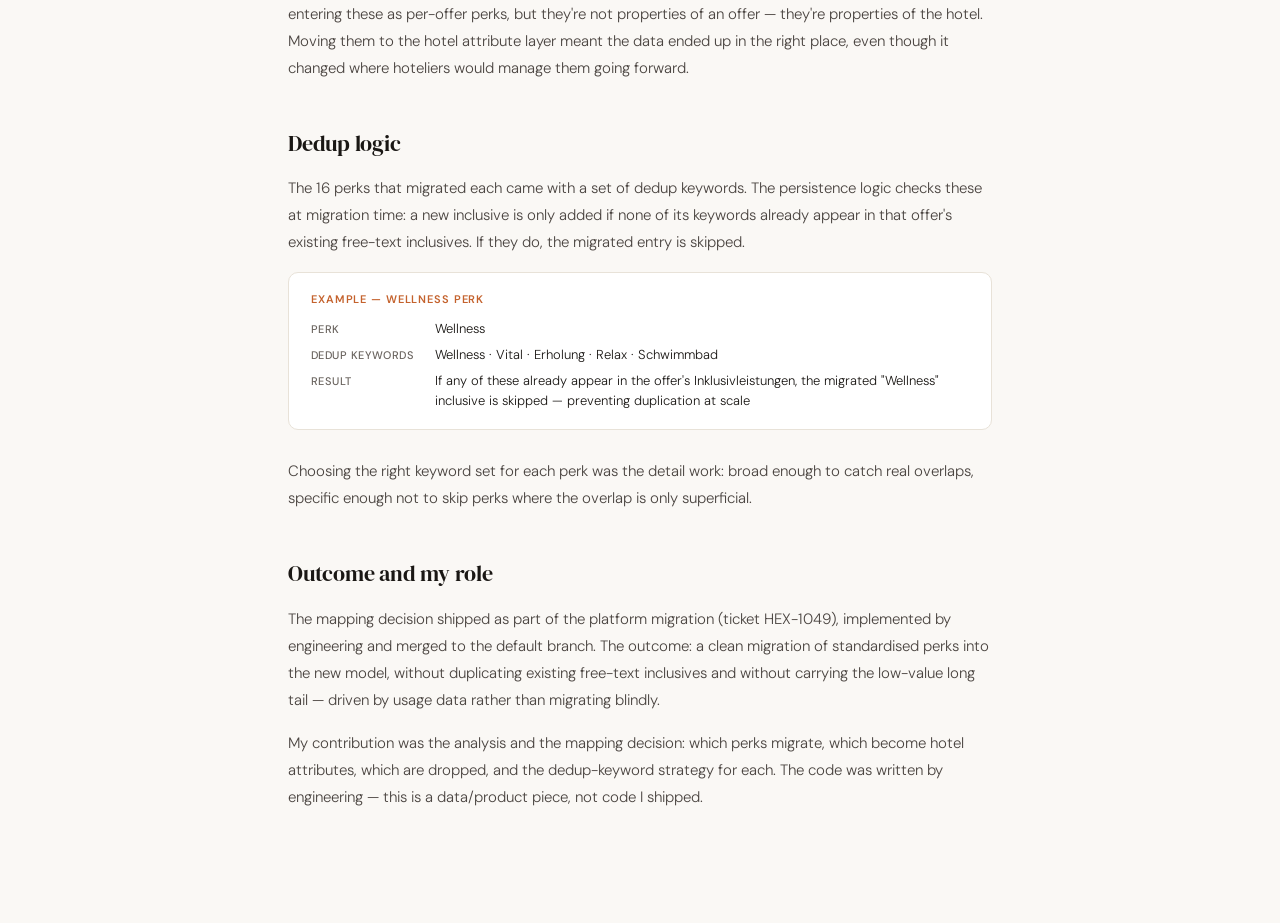
<file: projects/bonus-to-inclusive-migration.html>
<!DOCTYPE html>
<html lang="en">
<head>
  <meta charset="UTF-8" />
  <meta name="viewport" content="width=device-width, initial-scale=1.0" />
  <title>Bonus → Inclusive Migration — Lisa Hübner Moreno</title>
  <link rel="stylesheet" href="../style.css" />
  <style>
    .mapping-table {
      width: 100%;
      border-collapse: collapse;
      margin: 20px 0 28px;
      font-size: 14px;
    }
    .mapping-table th {
      text-align: left;
      font-size: 11px;
      font-weight: 600;
      letter-spacing: 0.08em;
      text-transform: uppercase;
      color: var(--muted);
      padding: 0 16px 10px 0;
      border-bottom: 2px solid var(--border);
    }
    .mapping-table td {
      padding: 11px 16px 11px 0;
      border-bottom: 1px solid var(--border);
      color: #4A4440;
      font-weight: 300;
      line-height: 1.55;
      vertical-align: top;
    }
    .mapping-table td:first-child { font-weight: 500; color: var(--text); width: 38%; }
    .mapping-table tr:last-child td { border-bottom: none; }

    .action-badge {
      display: inline-block;
      font-size: 10px;
      font-weight: 600;
      padding: 2px 8px;
      border-radius: 20px;
      white-space: nowrap;
      margin-bottom: 4px;
    }
    .badge-migrate { background: #D1FAE5; color: #1A6645; }
    .badge-attr    { background: #DBEAFE; color: #1E40AF; }
    .badge-drop    { background: #F0EBE3; color: #6B6560; }

    .dedup-example {
      background: var(--surface);
      border: 1px solid var(--border);
      border-radius: 10px;
      padding: 18px 22px;
      margin: 16px 0 28px;
      font-size: 13px;
    }
    .dedup-example .de-label {
      font-size: 11px;
      font-weight: 600;
      letter-spacing: 0.08em;
      text-transform: uppercase;
      color: var(--accent);
      margin-bottom: 10px;
    }
    .dedup-example .de-row {
      display: grid;
      grid-template-columns: 110px 1fr;
      gap: 6px 14px;
      margin-bottom: 6px;
      align-items: baseline;
    }
    .dedup-example .de-row:last-child { margin-bottom: 0; }
    .dedup-example .de-key {
      color: var(--muted);
      font-size: 11px;
      font-weight: 500;
      text-transform: uppercase;
      letter-spacing: 0.04em;
    }
    .dedup-example .de-val {
      color: var(--text);
      font-weight: 300;
      line-height: 1.55;
    }
  </style>
</head>
<body>

  <nav>
    <a href="../index.html">Lisa Hübner Moreno</a>
    <a href="../index.html#projects">Projects</a>
    <a>Bonus → Inclusive Migration</a>
  </nav>

  <div class="container">

    <div class="project-type">Data Analysis · Platform Migration · B2B</div>
    <h1>Bonusleistungen → Inklusivleistungen Migration</h1>
    <p class="lede">A catalogue-wide data analysis that turned a "migrate everything" instinct into a three-way routing decision — so 29 standardised perks landed in the right place in the new data model, with dedup logic to prevent thousands of offers gaining duplicate entries.</p>

    <div class="tags">
      <span class="tag">Data analysis</span>
      <span class="tag">Migration</span>
      <span class="tag">B2B · Hospitality</span>
      <span class="tag">Shipped</span>
    </div>

    <hr class="divider" />

    <h2>The problem</h2>

    <p>The legacy system stored two overlapping kinds of offer text. <strong>Bonusleistungen</strong> were standardised dropdown perks — around 29 predefined options like Sauna, Welcome Drink, WLAN, Parkplatz. <strong>Inklusivleistungen</strong> were free-text "what's included" lines, written by hand per offer. In practice, hotels used both: they'd pick Sauna from the dropdown and also write "Sauna" into the free text.</p>

    <p>Migrating the dropdown perks into the new KMW inclusives model naïvely would create duplicate entries on thousands of offers — "Sauna" as a migrated inclusive and "Sauna" already in the free text sitting alongside it. It would also bring the long tail of rarely-used perks into the new system, where they'd clutter the data model without adding value.</p>

    <h2>The analysis</h2>

    <p>I worked through the full offer dataset (~22 MB export, all offers in the catalogue) and did two things:</p>

    <p>First, semantic overlap detection: for each of the 29 Bonusleistungen, I identified where the same perk was already written into the free-text Inklusivleistungen on the same offer — to understand where a naive migration would create duplicates, and what keywords would reliably catch it.</p>

    <p>Second, per-perk usage analysis: how many offers actually used each Bonusleistung across the whole catalogue. Usage ranged from around 3.6% for common perks down to well under 1% for the long tail — which made the case for dropping the low-value ones rather than carrying them forward.</p>

    <h2>The mapping decision</h2>

    <p>The analysis turned into a three-way routing for all 29 perks:</p>

    <table class="mapping-table">
      <thead>
        <tr>
          <th>Action</th>
          <th>Count</th>
          <th>Rule</th>
        </tr>
      </thead>
      <tbody>
        <tr>
          <td><span class="action-badge badge-migrate">→ Inclusive</span></td>
          <td>16</td>
          <td>Migrate as an ArrangementInclusive, each with dedup keywords so it's skipped when the offer's free text already mentions it</td>
        </tr>
        <tr>
          <td><span class="action-badge badge-attr">→ Hotel attribute</span></td>
          <td>2</td>
          <td>WLAN and Parkplatz become hotel-level attributes, not per-offer inclusives — they're hotel-wide facts, not offer-specific perks</td>
        </tr>
        <tr>
          <td><span class="action-badge badge-drop">→ Drop</span></td>
          <td>11</td>
          <td>Dropped — under 4% catalogue usage, or obsolete (e.g. public internet terminal). Each annotated with the reason</td>
        </tr>
      </tbody>
    </table>

    <p>The WLAN/Parkplatz decision was the one that required the most explanation internally: hotels had been entering these as per-offer perks, but they're not properties of an offer — they're properties of the hotel. Moving them to the hotel attribute layer meant the data ended up in the right place, even though it changed where hoteliers would manage them going forward.</p>

    <h2>Dedup logic</h2>

    <p>The 16 perks that migrated each came with a set of dedup keywords. The persistence logic checks these at migration time: a new inclusive is only added if none of its keywords already appear in that offer's existing free-text inclusives. If they do, the migrated entry is skipped.</p>

    <div class="dedup-example">
      <div class="de-label">Example — Wellness perk</div>
      <div class="de-row">
        <span class="de-key">Perk</span>
        <span class="de-val">Wellness</span>
      </div>
      <div class="de-row">
        <span class="de-key">Dedup keywords</span>
        <span class="de-val">Wellness · Vital · Erholung · Relax · Schwimmbad</span>
      </div>
      <div class="de-row">
        <span class="de-key">Result</span>
        <span class="de-val">If any of these already appear in the offer's Inklusivleistungen, the migrated "Wellness" inclusive is skipped — preventing duplication at scale</span>
      </div>
    </div>

    <p>Choosing the right keyword set for each perk was the detail work: broad enough to catch real overlaps, specific enough not to skip perks where the overlap is only superficial.</p>

    <h2>Outcome and my role</h2>

    <p>The mapping decision shipped as part of the platform migration (ticket HEX-1049), implemented by engineering and merged to the default branch. The outcome: a clean migration of standardised perks into the new model, without duplicating existing free-text inclusives and without carrying the low-value long tail — driven by usage data rather than migrating blindly.</p>

    <p>My contribution was the analysis and the mapping decision: which perks migrate, which become hotel attributes, which are dropped, and the dedup-keyword strategy for each. The code was written by engineering — this is a data/product piece, not code I shipped.</p>

  </div>

</body>
</html>
</file>
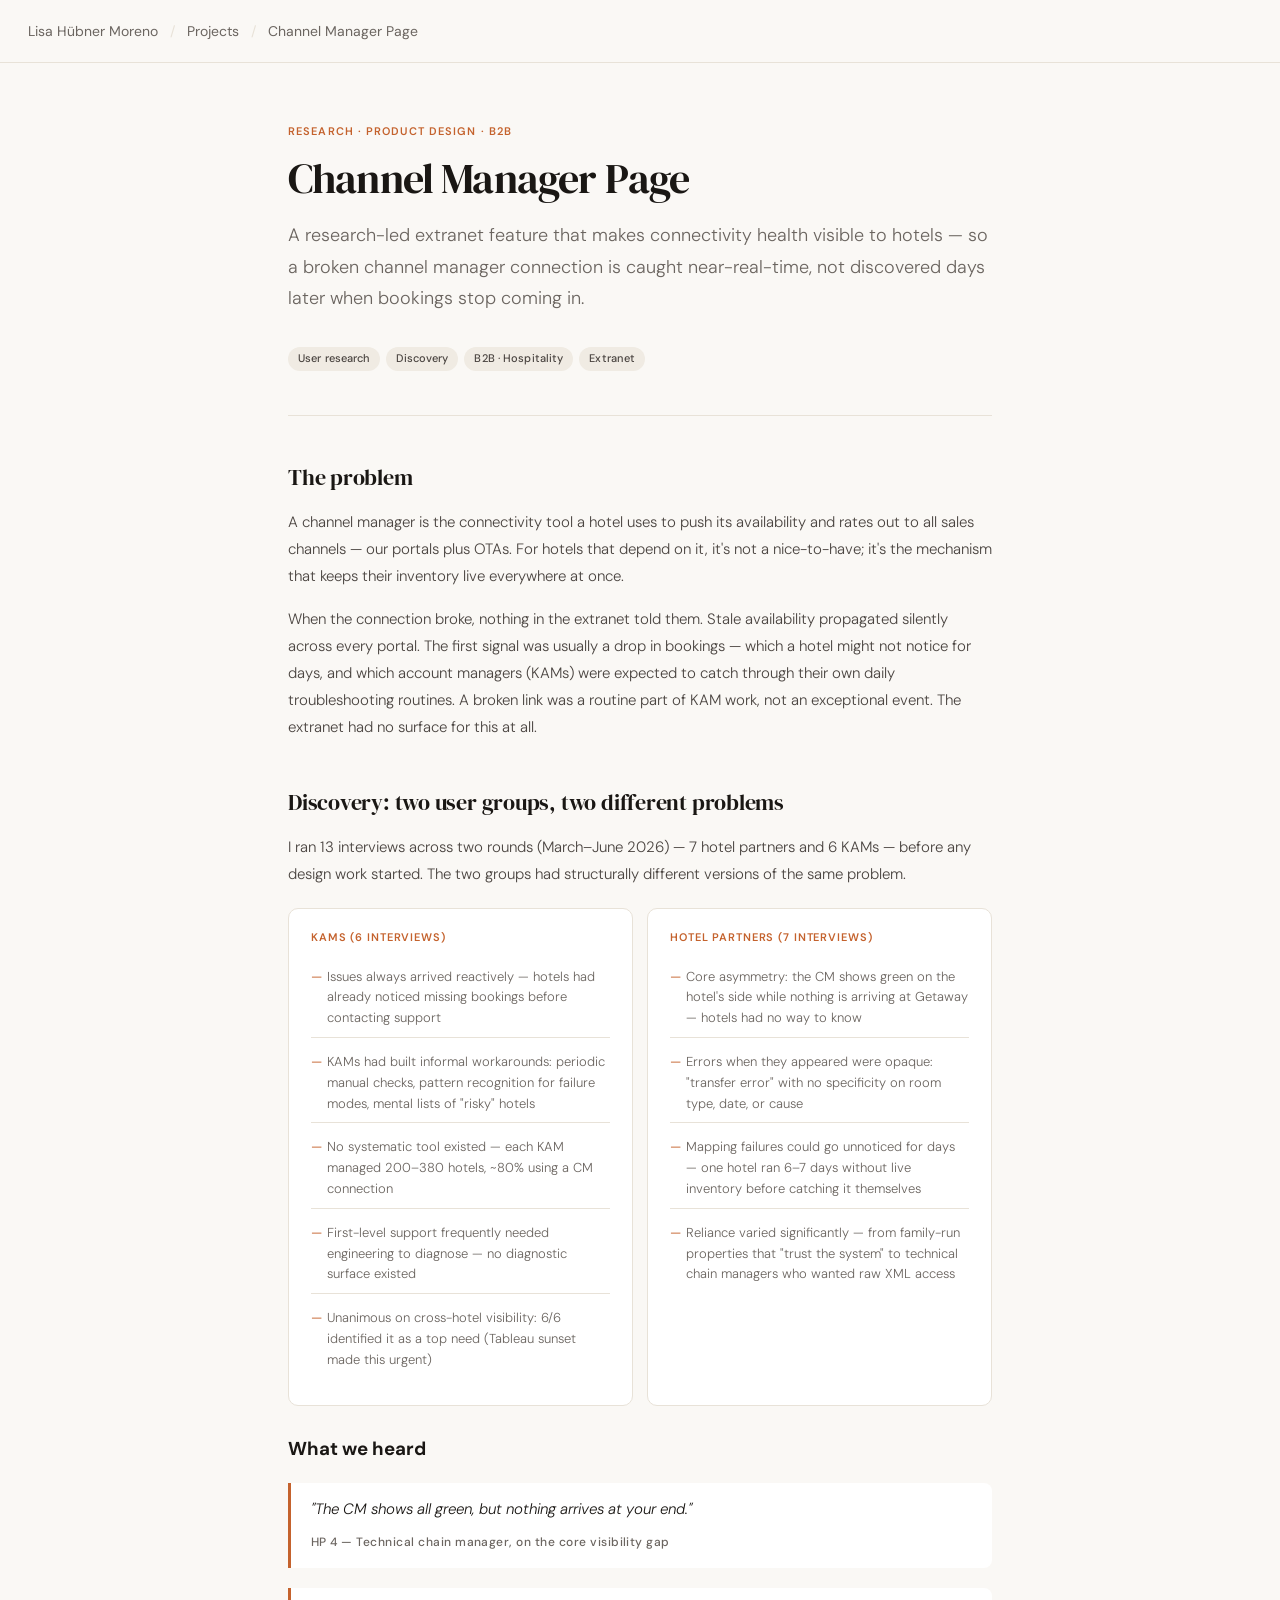
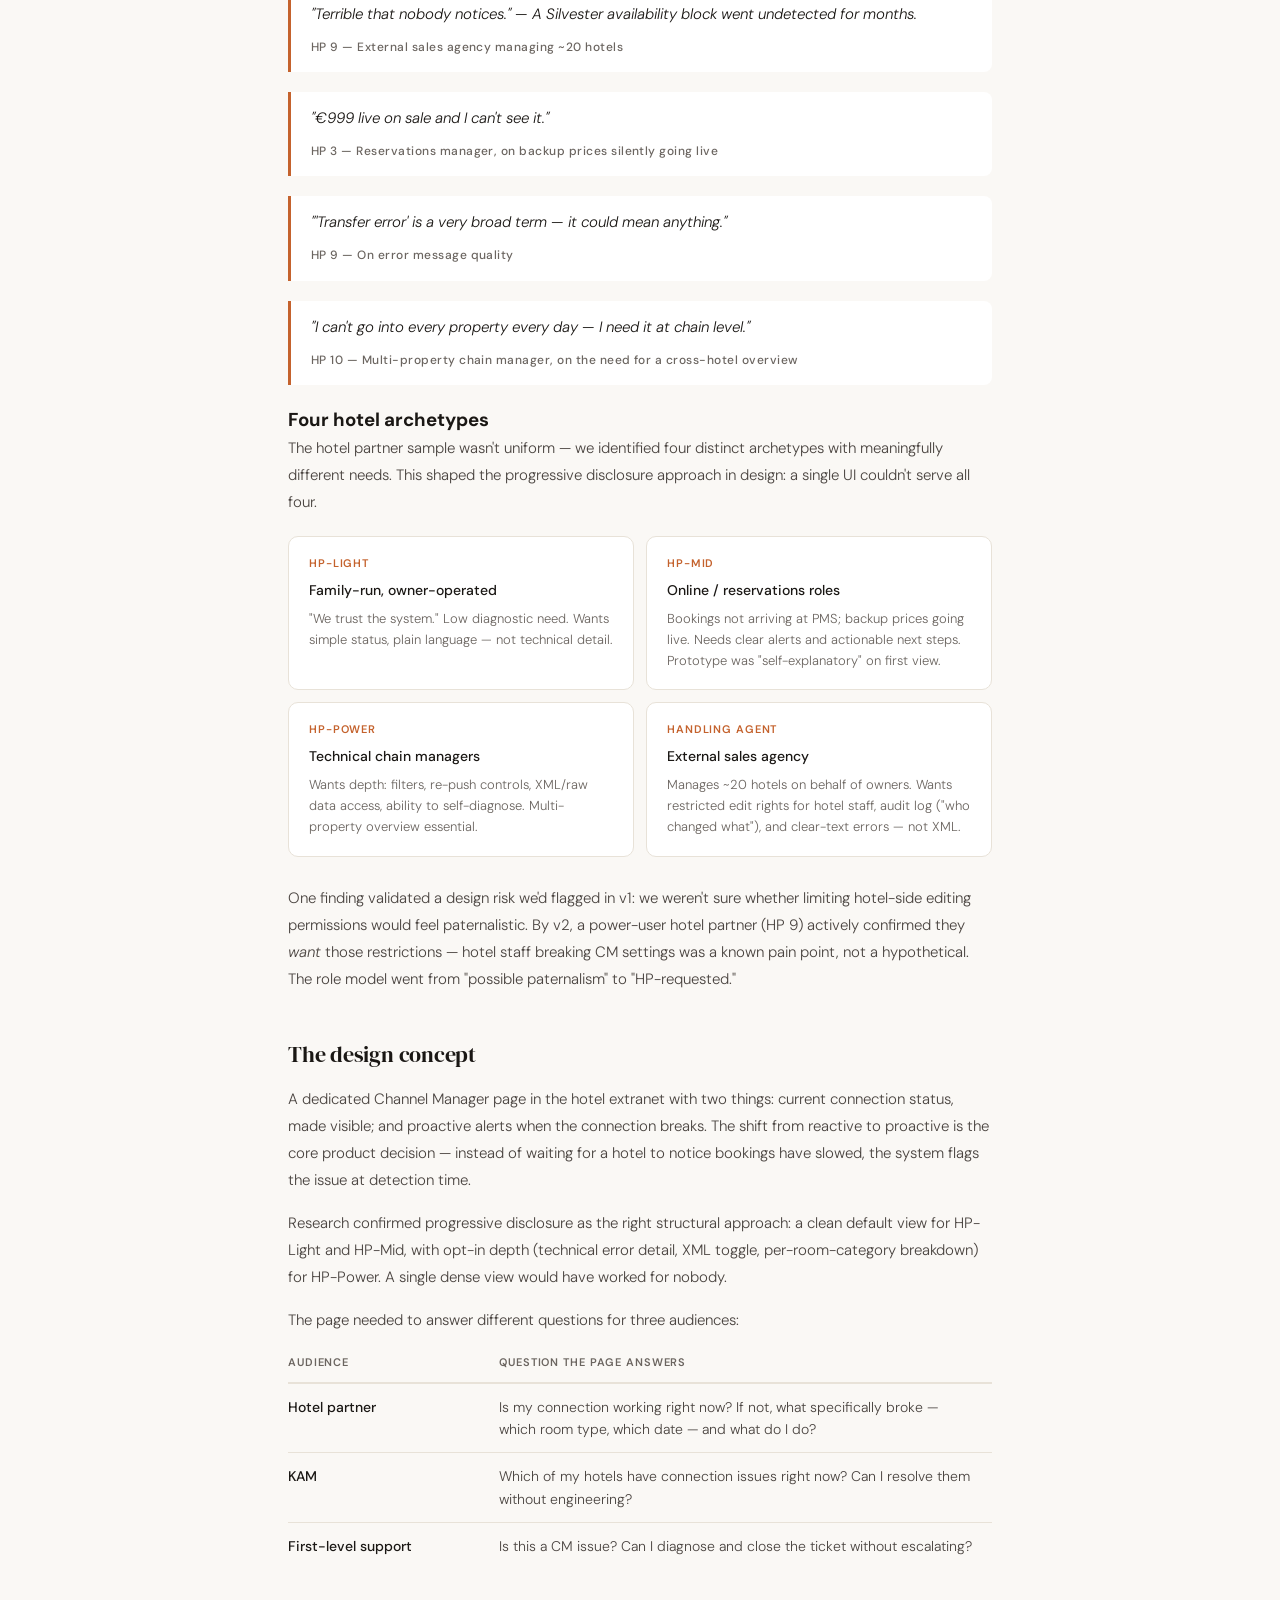
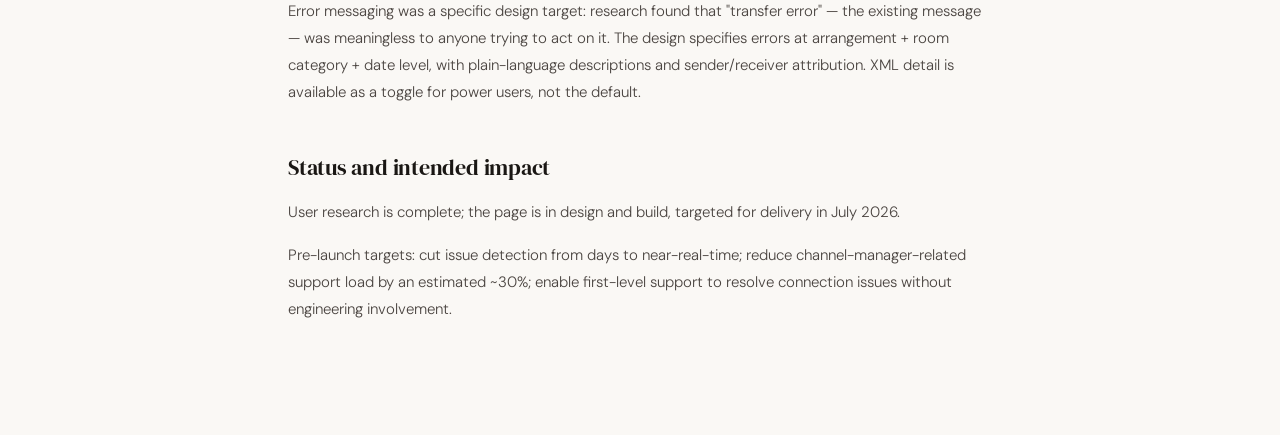
<file: projects/channel-manager-page.html>
<!DOCTYPE html>
<html lang="en">
<head>
  <meta charset="UTF-8" />
  <meta name="viewport" content="width=device-width, initial-scale=1.0" />
  <title>Channel Manager Page — Lisa Hübner Moreno</title>
  <link rel="stylesheet" href="../style.css" />
  <style>
    .research-cols {
      display: grid;
      grid-template-columns: 1fr 1fr;
      gap: 14px;
      margin: 20px 0 28px;
    }
    .research-col {
      background: var(--surface);
      border: 1px solid var(--border);
      border-radius: 10px;
      padding: 20px 22px;
    }
    .research-col .col-label {
      font-size: 11px;
      font-weight: 600;
      letter-spacing: 0.08em;
      text-transform: uppercase;
      color: var(--accent);
      margin-bottom: 12px;
    }
    .research-col ul {
      list-style: none;
      padding: 0;
      margin: 0;
    }
    .research-col ul li {
      font-size: 13px;
      color: var(--muted);
      font-weight: 300;
      padding: 8px 0 8px 16px;
      border-bottom: 1px solid var(--border);
      position: relative;
      line-height: 1.6;
    }
    .research-col ul li:last-child { border-bottom: none; }
    .research-col ul li::before {
      content: '—';
      position: absolute;
      left: 0;
      color: var(--accent);
      font-weight: 400;
    }

    .quote-block {
      border-left: 3px solid var(--accent);
      padding: 14px 20px;
      margin: 20px 0;
      background: var(--surface);
      border-radius: 0 8px 8px 0;
    }
    .quote-block p {
      font-size: 15px;
      font-style: italic;
      color: var(--text);
      margin: 0 0 6px;
      line-height: 1.65;
    }
    .quote-block cite {
      font-size: 12px;
      color: var(--muted);
      font-style: normal;
      font-weight: 500;
      letter-spacing: 0.04em;
    }

    .archetype-grid {
      display: grid;
      grid-template-columns: 1fr 1fr;
      gap: 12px;
      margin: 20px 0 28px;
    }
    .archetype-card {
      border: 1px solid var(--border);
      border-radius: 10px;
      padding: 18px 20px;
      background: var(--surface);
    }
    .archetype-card .arch-label {
      font-size: 11px;
      font-weight: 600;
      letter-spacing: 0.08em;
      text-transform: uppercase;
      color: var(--accent);
      margin-bottom: 6px;
    }
    .archetype-card .arch-name {
      font-size: 14px;
      font-weight: 500;
      margin-bottom: 8px;
      color: var(--text);
    }
    .archetype-card .arch-desc {
      font-size: 13px;
      color: var(--muted);
      font-weight: 300;
      line-height: 1.6;
    }

    .design-table {
      width: 100%;
      border-collapse: collapse;
      margin: 20px 0 28px;
      font-size: 14px;
    }
    .design-table th {
      text-align: left;
      font-size: 11px;
      font-weight: 600;
      letter-spacing: 0.08em;
      text-transform: uppercase;
      color: var(--muted);
      padding: 0 16px 10px 0;
      border-bottom: 2px solid var(--border);
    }
    .design-table td {
      padding: 12px 16px 12px 0;
      border-bottom: 1px solid var(--border);
      color: #4A4440;
      font-weight: 300;
      line-height: 1.6;
      vertical-align: top;
    }
    .design-table td:first-child { font-weight: 500; color: var(--text); width: 30%; }
    .design-table tr:last-child td { border-bottom: none; }

    @media (max-width: 540px) {
      .research-cols { grid-template-columns: 1fr; }
      .archetype-grid { grid-template-columns: 1fr; }
    }
  </style>
</head>
<body>

  <nav>
    <a href="../index.html">Lisa Hübner Moreno</a>
    <a href="../index.html#projects">Projects</a>
    <a>Channel Manager Page</a>
  </nav>

  <div class="container">

    <div class="project-type">Research · Product Design · B2B</div>
    <h1>Channel Manager Page</h1>
    <p class="lede">A research-led extranet feature that makes connectivity health visible to hotels — so a broken channel manager connection is caught near-real-time, not discovered days later when bookings stop coming in.</p>

    <div class="tags">
      <span class="tag">User research</span>
      <span class="tag">Discovery</span>
      <span class="tag">B2B · Hospitality</span>
      <span class="tag">Extranet</span>
    </div>

    <hr class="divider" />

    <h2>The problem</h2>

    <p>A channel manager is the connectivity tool a hotel uses to push its availability and rates out to all sales channels — our portals plus OTAs. For hotels that depend on it, it's not a nice-to-have; it's the mechanism that keeps their inventory live everywhere at once.</p>

    <p>When the connection broke, nothing in the extranet told them. Stale availability propagated silently across every portal. The first signal was usually a drop in bookings — which a hotel might not notice for days, and which account managers (KAMs) were expected to catch through their own daily troubleshooting routines. A broken link was a routine part of KAM work, not an exceptional event. The extranet had no surface for this at all.</p>

    <h2>Discovery: two user groups, two different problems</h2>

    <p>I ran 13 interviews across two rounds (March–June 2026) — 7 hotel partners and 6 KAMs — before any design work started. The two groups had structurally different versions of the same problem.</p>

    <div class="research-cols">
      <div class="research-col">
        <div class="col-label">KAMs (6 interviews)</div>
        <ul>
          <li>Issues always arrived reactively — hotels had already noticed missing bookings before contacting support</li>
          <li>KAMs had built informal workarounds: periodic manual checks, pattern recognition for failure modes, mental lists of "risky" hotels</li>
          <li>No systematic tool existed — each KAM managed 200–380 hotels, ~80% using a CM connection</li>
          <li>First-level support frequently needed engineering to diagnose — no diagnostic surface existed</li>
          <li>Unanimous on cross-hotel visibility: 6/6 identified it as a top need (Tableau sunset made this urgent)</li>
        </ul>
      </div>
      <div class="research-col">
        <div class="col-label">Hotel partners (7 interviews)</div>
        <ul>
          <li>Core asymmetry: the CM shows green on the hotel's side while nothing is arriving at Getaway — hotels had no way to know</li>
          <li>Errors when they appeared were opaque: "transfer error" with no specificity on room type, date, or cause</li>
          <li>Mapping failures could go unnoticed for days — one hotel ran 6–7 days without live inventory before catching it themselves</li>
          <li>Reliance varied significantly — from family-run properties that "trust the system" to technical chain managers who wanted raw XML access</li>
        </ul>
      </div>
    </div>

    <h3>What we heard</h3>

    <div class="quote-block">
      <p>"The CM shows all green, but nothing arrives at your end."</p>
      <cite>HP 4 — Technical chain manager, on the core visibility gap</cite>
    </div>

    <div class="quote-block">
      <p>"Terrible that nobody notices." — A Silvester availability block went undetected for months.</p>
      <cite>HP 9 — External sales agency managing ~20 hotels</cite>
    </div>

    <div class="quote-block">
      <p>"€999 live on sale and I can't see it."</p>
      <cite>HP 3 — Reservations manager, on backup prices silently going live</cite>
    </div>

    <div class="quote-block">
      <p>"'Transfer error' is a very broad term — it could mean anything."</p>
      <cite>HP 9 — On error message quality</cite>
    </div>

    <div class="quote-block">
      <p>"I can't go into every property every day — I need it at chain level."</p>
      <cite>HP 10 — Multi-property chain manager, on the need for a cross-hotel overview</cite>
    </div>

    <h3>Four hotel archetypes</h3>

    <p>The hotel partner sample wasn't uniform — we identified four distinct archetypes with meaningfully different needs. This shaped the progressive disclosure approach in design: a single UI couldn't serve all four.</p>

    <div class="archetype-grid">
      <div class="archetype-card">
        <div class="arch-label">HP-Light</div>
        <div class="arch-name">Family-run, owner-operated</div>
        <div class="arch-desc">"We trust the system." Low diagnostic need. Wants simple status, plain language — not technical detail.</div>
      </div>
      <div class="archetype-card">
        <div class="arch-label">HP-Mid</div>
        <div class="arch-name">Online / reservations roles</div>
        <div class="arch-desc">Bookings not arriving at PMS; backup prices going live. Needs clear alerts and actionable next steps. Prototype was "self-explanatory" on first view.</div>
      </div>
      <div class="archetype-card">
        <div class="arch-label">HP-Power</div>
        <div class="arch-name">Technical chain managers</div>
        <div class="arch-desc">Wants depth: filters, re-push controls, XML/raw data access, ability to self-diagnose. Multi-property overview essential.</div>
      </div>
      <div class="archetype-card">
        <div class="arch-label">Handling Agent</div>
        <div class="arch-name">External sales agency</div>
        <div class="arch-desc">Manages ~20 hotels on behalf of owners. Wants restricted edit rights for hotel staff, audit log ("who changed what"), and clear-text errors — not XML.</div>
      </div>
    </div>

    <p>One finding validated a design risk we'd flagged in v1: we weren't sure whether limiting hotel-side editing permissions would feel paternalistic. By v2, a power-user hotel partner (HP 9) actively confirmed they <em>want</em> those restrictions — hotel staff breaking CM settings was a known pain point, not a hypothetical. The role model went from "possible paternalism" to "HP-requested."</p>

    <h2>The design concept</h2>

    <p>A dedicated Channel Manager page in the hotel extranet with two things: current connection status, made visible; and proactive alerts when the connection breaks. The shift from reactive to proactive is the core product decision — instead of waiting for a hotel to notice bookings have slowed, the system flags the issue at detection time.</p>

    <p>Research confirmed progressive disclosure as the right structural approach: a clean default view for HP-Light and HP-Mid, with opt-in depth (technical error detail, XML toggle, per-room-category breakdown) for HP-Power. A single dense view would have worked for nobody.</p>

    <p>The page needed to answer different questions for three audiences:</p>

    <table class="design-table">
      <thead>
        <tr>
          <th>Audience</th>
          <th>Question the page answers</th>
        </tr>
      </thead>
      <tbody>
        <tr>
          <td>Hotel partner</td>
          <td>Is my connection working right now? If not, what specifically broke — which room type, which date — and what do I do?</td>
        </tr>
        <tr>
          <td>KAM</td>
          <td>Which of my hotels have connection issues right now? Can I resolve them without engineering?</td>
        </tr>
        <tr>
          <td>First-level support</td>
          <td>Is this a CM issue? Can I diagnose and close the ticket without escalating?</td>
        </tr>
      </tbody>
    </table>

    <p>Error messaging was a specific design target: research found that "transfer error" — the existing message — was meaningless to anyone trying to act on it. The design specifies errors at arrangement + room category + date level, with plain-language descriptions and sender/receiver attribution. XML detail is available as a toggle for power users, not the default.</p>

    <h2>Status and intended impact</h2>

    <p>User research is complete; the page is in design and build, targeted for delivery in July 2026.</p>

    <p>Pre-launch targets: cut issue detection from days to near-real-time; reduce channel-manager-related support load by an estimated ~30%; enable first-level support to resolve connection issues without engineering involvement.</p>

  </div>

</body>
</html>
</file>
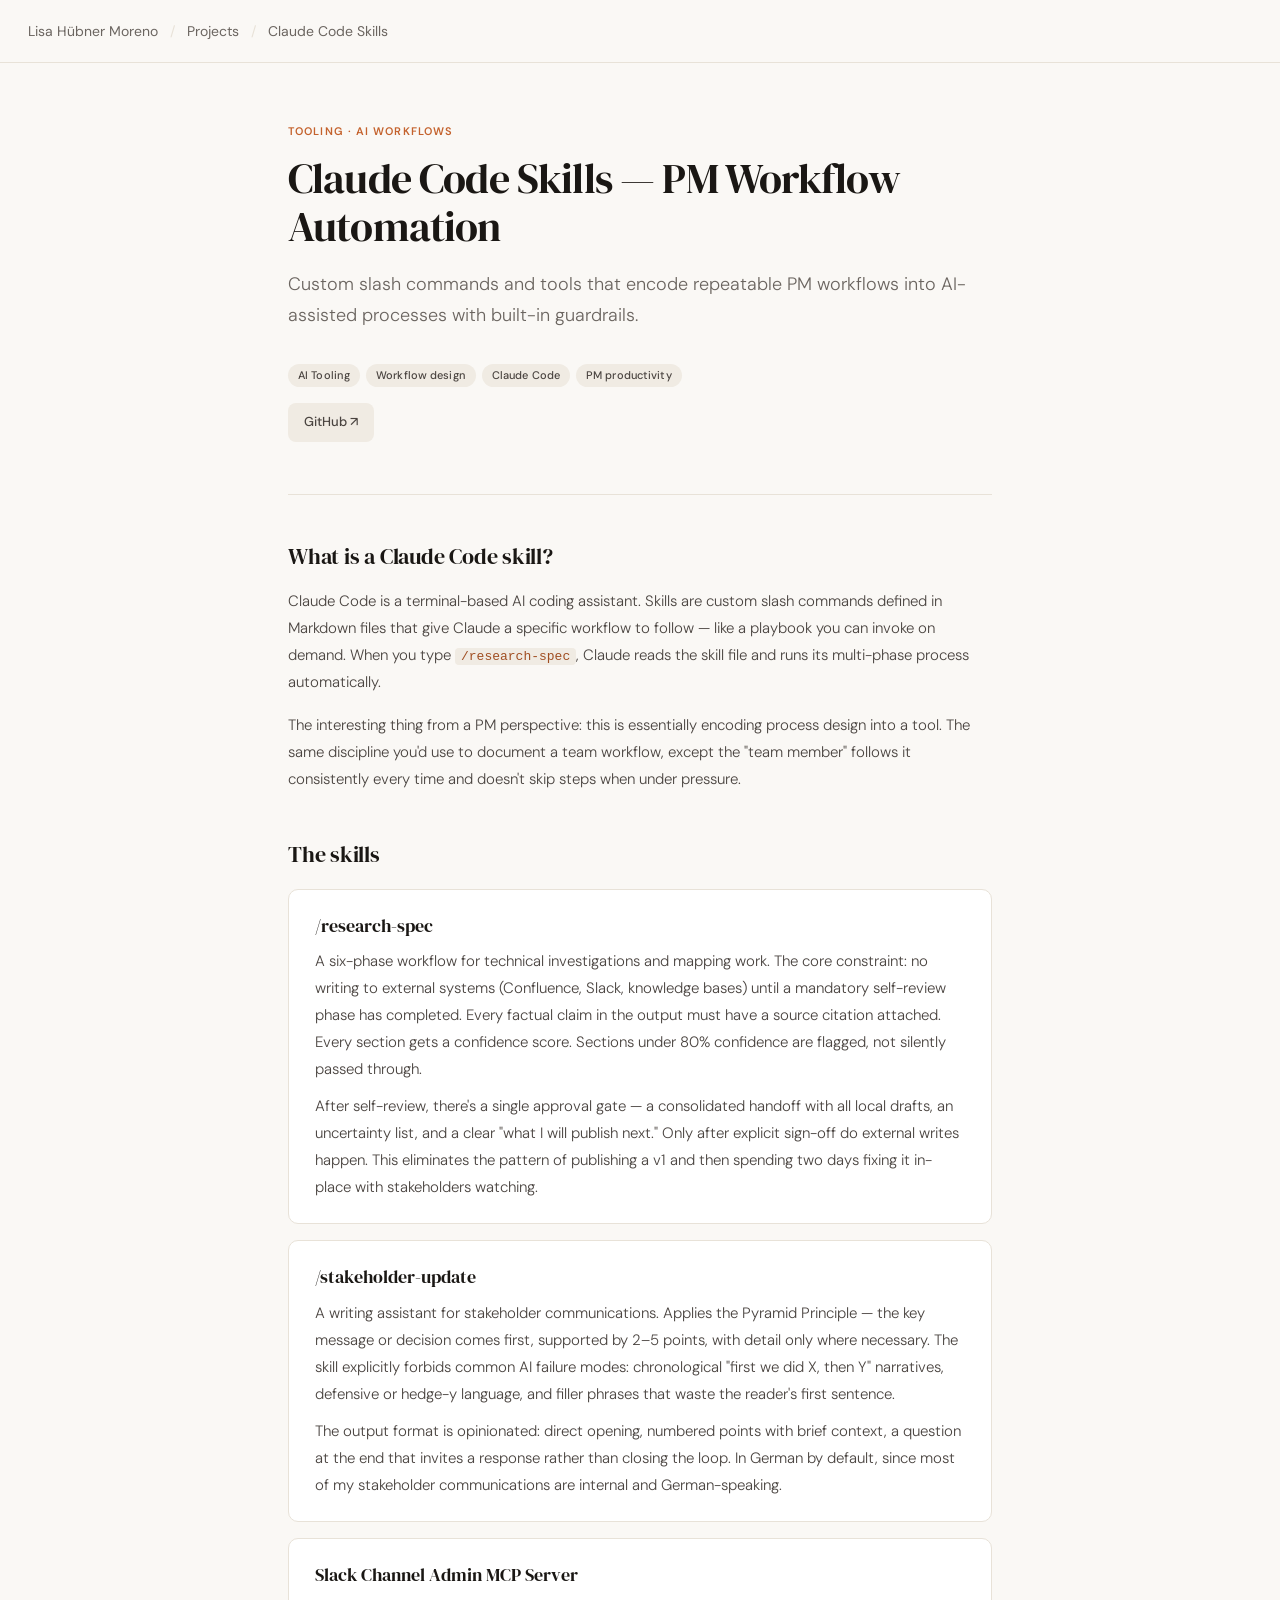
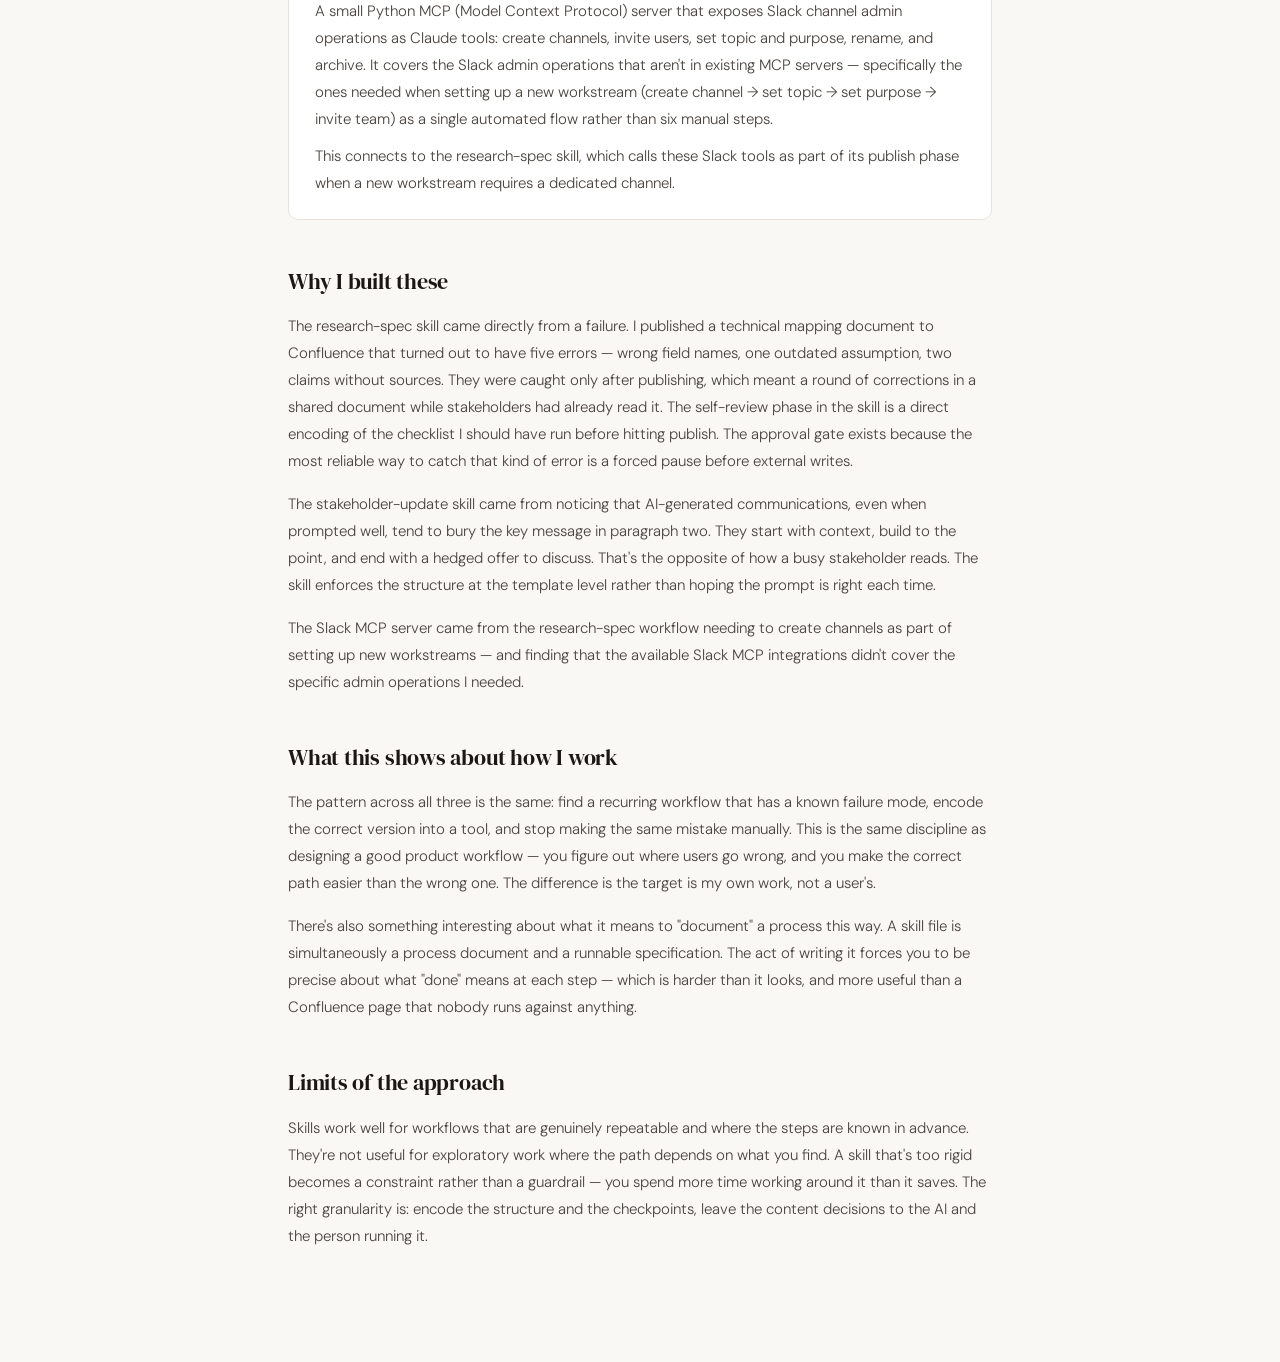
<file: projects/claude-skills.html>
<!DOCTYPE html>
<html lang="en">
<head>
  <meta charset="UTF-8" />
  <meta name="viewport" content="width=device-width, initial-scale=1.0" />
  <title>Claude Code Skills — Lisa Hübner Moreno</title>
  <link rel="stylesheet" href="../style.css" />
  <style>
    .skill-block {
      border: 1px solid var(--border);
      border-radius: 10px;
      padding: 22px 26px;
      margin: 16px 0;
      background: var(--surface);
    }
    .skill-block h3 {
      font-family: 'DM Serif Display', Georgia, serif;
      font-size: 18px;
      font-weight: 400;
      margin-bottom: 8px;
      color: var(--text);
    }
    .skill-block p { margin-bottom: 0; }
    .skill-block p + p { margin-top: 10px; }
  </style>
</head>
<body>

  <nav>
    <a href="../index.html">Lisa Hübner Moreno</a>
    <a href="../index.html#projects">Projects</a>
    <a>Claude Code Skills</a>
  </nav>

  <div class="container">

    <div class="project-type">Tooling · AI Workflows</div>
    <h1>Claude Code Skills — PM Workflow Automation</h1>
    <p class="lede">Custom slash commands and tools that encode repeatable PM workflows into AI-assisted processes with built-in guardrails.</p>

    <div class="tags">
      <span class="tag">AI Tooling</span>
      <span class="tag">Workflow design</span>
      <span class="tag">Claude Code</span>
      <span class="tag">PM productivity</span>
    </div>
    <div class="links">
      <a class="btn btn-ghost" href="https://github.com/lisahmoreno/showcase-skills" target="_blank">GitHub ↗</a>
    </div>

    <hr class="divider" />

    <h2>What is a Claude Code skill?</h2>

    <p>Claude Code is a terminal-based AI coding assistant. Skills are custom slash commands defined in Markdown files that give Claude a specific workflow to follow — like a playbook you can invoke on demand. When you type <code>/research-spec</code>, Claude reads the skill file and runs its multi-phase process automatically.</p>

    <p>The interesting thing from a PM perspective: this is essentially encoding process design into a tool. The same discipline you'd use to document a team workflow, except the "team member" follows it consistently every time and doesn't skip steps when under pressure.</p>

    <h2>The skills</h2>

    <div class="skill-block">
      <h3>/research-spec</h3>
      <p>A six-phase workflow for technical investigations and mapping work. The core constraint: no writing to external systems (Confluence, Slack, knowledge bases) until a mandatory self-review phase has completed. Every factual claim in the output must have a source citation attached. Every section gets a confidence score. Sections under 80% confidence are flagged, not silently passed through.</p>
      <p>After self-review, there's a single approval gate — a consolidated handoff with all local drafts, an uncertainty list, and a clear "what I will publish next." Only after explicit sign-off do external writes happen. This eliminates the pattern of publishing a v1 and then spending two days fixing it in-place with stakeholders watching.</p>
    </div>

    <div class="skill-block">
      <h3>/stakeholder-update</h3>
      <p>A writing assistant for stakeholder communications. Applies the Pyramid Principle — the key message or decision comes first, supported by 2–5 points, with detail only where necessary. The skill explicitly forbids common AI failure modes: chronological "first we did X, then Y" narratives, defensive or hedge-y language, and filler phrases that waste the reader's first sentence.</p>
      <p>The output format is opinionated: direct opening, numbered points with brief context, a question at the end that invites a response rather than closing the loop. In German by default, since most of my stakeholder communications are internal and German-speaking.</p>
    </div>

    <div class="skill-block">
      <h3>Slack Channel Admin MCP Server</h3>
      <p>A small Python MCP (Model Context Protocol) server that exposes Slack channel admin operations as Claude tools: create channels, invite users, set topic and purpose, rename, and archive. It covers the Slack admin operations that aren't in existing MCP servers — specifically the ones needed when setting up a new workstream (create channel → set topic → set purpose → invite team) as a single automated flow rather than six manual steps.</p>
      <p>This connects to the research-spec skill, which calls these Slack tools as part of its publish phase when a new workstream requires a dedicated channel.</p>
    </div>

    <h2>Why I built these</h2>

    <p>The research-spec skill came directly from a failure. I published a technical mapping document to Confluence that turned out to have five errors — wrong field names, one outdated assumption, two claims without sources. They were caught only after publishing, which meant a round of corrections in a shared document while stakeholders had already read it. The self-review phase in the skill is a direct encoding of the checklist I should have run before hitting publish. The approval gate exists because the most reliable way to catch that kind of error is a forced pause before external writes.</p>

    <p>The stakeholder-update skill came from noticing that AI-generated communications, even when prompted well, tend to bury the key message in paragraph two. They start with context, build to the point, and end with a hedged offer to discuss. That's the opposite of how a busy stakeholder reads. The skill enforces the structure at the template level rather than hoping the prompt is right each time.</p>

    <p>The Slack MCP server came from the research-spec workflow needing to create channels as part of setting up new workstreams — and finding that the available Slack MCP integrations didn't cover the specific admin operations I needed.</p>

    <h2>What this shows about how I work</h2>

    <p>The pattern across all three is the same: find a recurring workflow that has a known failure mode, encode the correct version into a tool, and stop making the same mistake manually. This is the same discipline as designing a good product workflow — you figure out where users go wrong, and you make the correct path easier than the wrong one. The difference is the target is my own work, not a user's.</p>

    <p>There's also something interesting about what it means to "document" a process this way. A skill file is simultaneously a process document and a runnable specification. The act of writing it forces you to be precise about what "done" means at each step — which is harder than it looks, and more useful than a Confluence page that nobody runs against anything.</p>

    <h2>Limits of the approach</h2>

    <p>Skills work well for workflows that are genuinely repeatable and where the steps are known in advance. They're not useful for exploratory work where the path depends on what you find. A skill that's too rigid becomes a constraint rather than a guardrail — you spend more time working around it than it saves. The right granularity is: encode the structure and the checkpoints, leave the content decisions to the AI and the person running it.</p>

  </div>

</body>
</html>
</file>
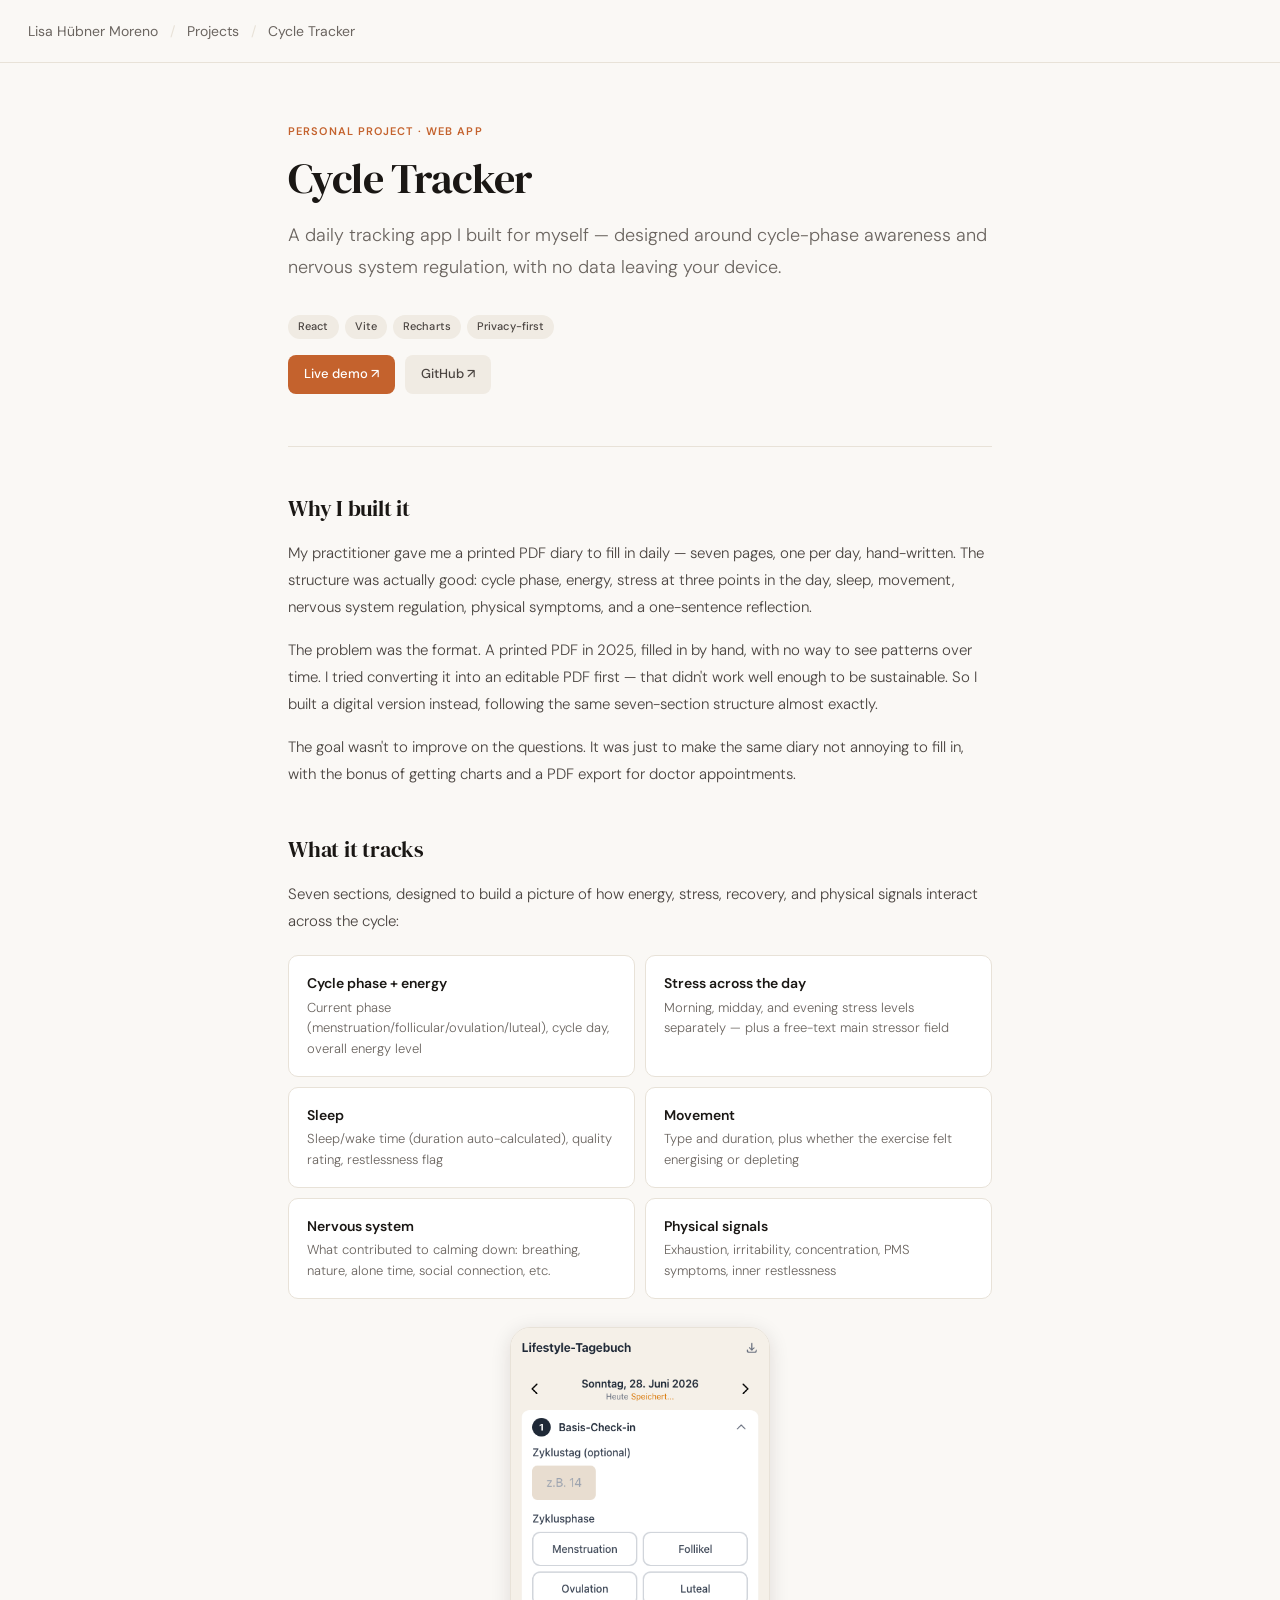
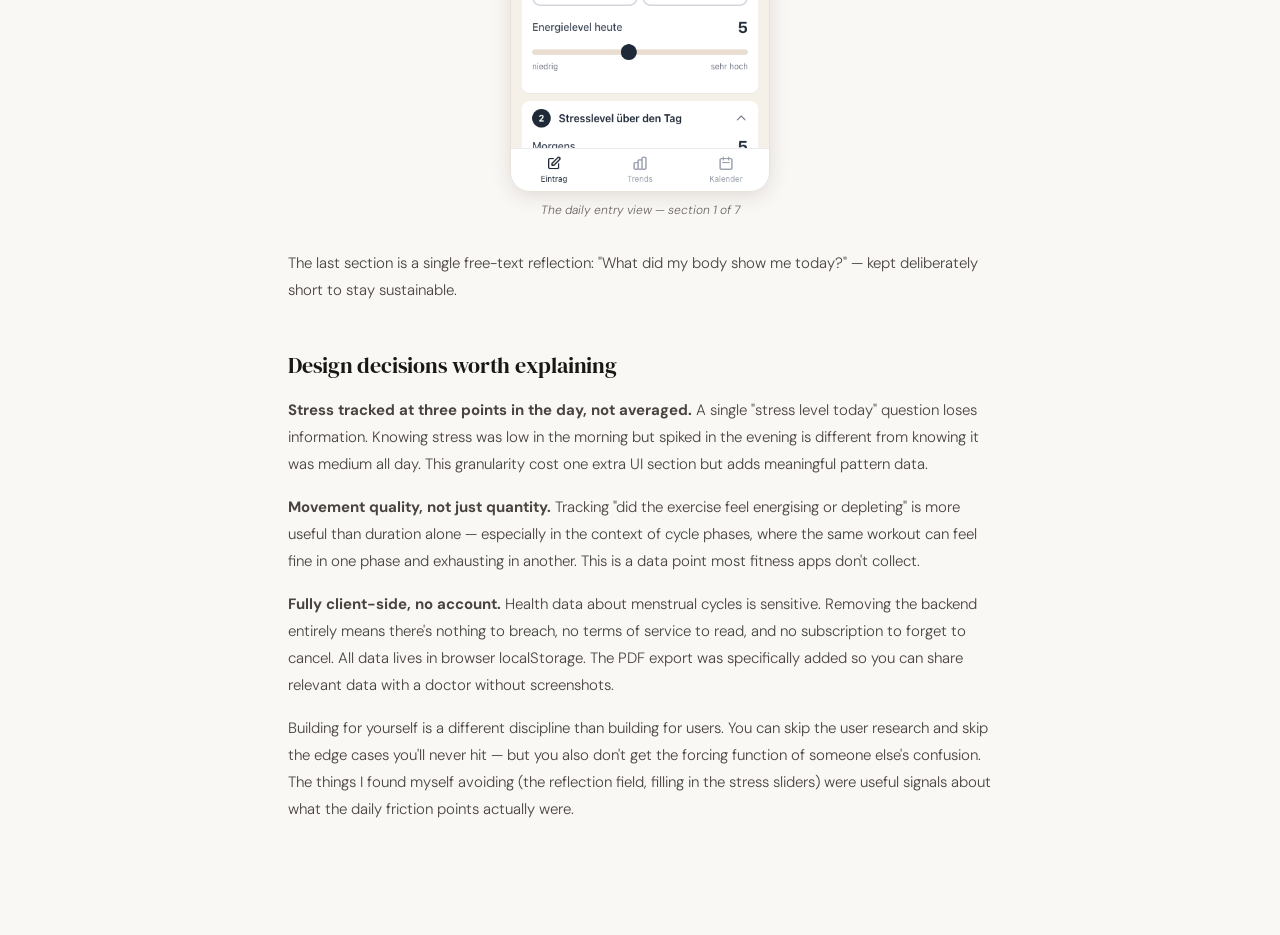
<file: projects/cycle-tracker.html>
<!DOCTYPE html>
<html lang="en">
<head>
  <meta charset="UTF-8" />
  <meta name="viewport" content="width=device-width, initial-scale=1.0" />
  <title>Cycle Tracker — Lisa Hübner Moreno</title>
  <link rel="stylesheet" href="../style.css" />
  <style>
    .feature-list {
      display: grid;
      grid-template-columns: 1fr 1fr;
      gap: 10px;
      margin: 20px 0;
    }
    .feature-item {
      background: var(--surface);
      border: 1px solid var(--border);
      border-radius: 10px;
      padding: 16px 18px;
      font-size: 14px;
    }
    .feature-item .feature-title { font-weight: 600; margin-bottom: 3px; color: var(--text); }
    .feature-item .feature-desc { color: var(--muted); font-size: 13px; font-weight: 300; }
    @media (max-width: 500px) { .feature-list { grid-template-columns: 1fr; } }
  </style>
</head>
<body>

  <nav>
    <a href="../index.html">Lisa Hübner Moreno</a>
    <a href="../index.html#projects">Projects</a>
    <a>Cycle Tracker</a>
  </nav>

  <div class="container">

    <div class="project-type">Personal Project · Web App</div>
    <h1>Cycle Tracker</h1>
    <p class="lede">A daily tracking app I built for myself — designed around cycle-phase awareness and nervous system regulation, with no data leaving your device.</p>

    <div class="tags">
      <span class="tag">React</span>
      <span class="tag">Vite</span>
      <span class="tag">Recharts</span>
      <span class="tag">Privacy-first</span>
    </div>
    <div class="links">
      <a class="btn" href="https://cycle-tracker-phi.vercel.app" target="_blank">Live demo ↗</a>
      <a class="btn btn-ghost" href="https://github.com/lisahmoreno/cycle-tracker" target="_blank">GitHub ↗</a>
    </div>

    <hr class="divider" />

    <h2>Why I built it</h2>

    <p>My practitioner gave me a printed PDF diary to fill in daily — seven pages, one per day, hand-written. The structure was actually good: cycle phase, energy, stress at three points in the day, sleep, movement, nervous system regulation, physical symptoms, and a one-sentence reflection.</p>

    <p>The problem was the format. A printed PDF in 2025, filled in by hand, with no way to see patterns over time. I tried converting it into an editable PDF first — that didn't work well enough to be sustainable. So I built a digital version instead, following the same seven-section structure almost exactly.</p>

    <p>The goal wasn't to improve on the questions. It was just to make the same diary not annoying to fill in, with the bonus of getting charts and a PDF export for doctor appointments.</p>

    <h2>What it tracks</h2>

    <p>Seven sections, designed to build a picture of how energy, stress, recovery, and physical signals interact across the cycle:</p>

    <div class="feature-list">
      <div class="feature-item">
        <div class="feature-title">Cycle phase + energy</div>
        <div class="feature-desc">Current phase (menstruation/follicular/ovulation/luteal), cycle day, overall energy level</div>
      </div>
      <div class="feature-item">
        <div class="feature-title">Stress across the day</div>
        <div class="feature-desc">Morning, midday, and evening stress levels separately — plus a free-text main stressor field</div>
      </div>
      <div class="feature-item">
        <div class="feature-title">Sleep</div>
        <div class="feature-desc">Sleep/wake time (duration auto-calculated), quality rating, restlessness flag</div>
      </div>
      <div class="feature-item">
        <div class="feature-title">Movement</div>
        <div class="feature-desc">Type and duration, plus whether the exercise felt energising or depleting</div>
      </div>
      <div class="feature-item">
        <div class="feature-title">Nervous system</div>
        <div class="feature-desc">What contributed to calming down: breathing, nature, alone time, social connection, etc.</div>
      </div>
      <div class="feature-item">
        <div class="feature-title">Physical signals</div>
        <div class="feature-desc">Exhaustion, irritability, concentration, PMS symptoms, inner restlessness</div>
      </div>
    </div>

    <img class="case-image-mobile" src="../images/cycle-tracker-screenshot.png" alt="Cycle tracker daily entry view" />
    <p class="case-image-caption">The daily entry view — section 1 of 7</p>

    <p>The last section is a single free-text reflection: "What did my body show me today?" — kept deliberately short to stay sustainable.</p>

    <h2>Design decisions worth explaining</h2>

    <p><strong>Stress tracked at three points in the day, not averaged.</strong> A single "stress level today" question loses information. Knowing stress was low in the morning but spiked in the evening is different from knowing it was medium all day. This granularity cost one extra UI section but adds meaningful pattern data.</p>

    <p><strong>Movement quality, not just quantity.</strong> Tracking "did the exercise feel energising or depleting" is more useful than duration alone — especially in the context of cycle phases, where the same workout can feel fine in one phase and exhausting in another. This is a data point most fitness apps don't collect.</p>

    <p><strong>Fully client-side, no account.</strong> Health data about menstrual cycles is sensitive. Removing the backend entirely means there's nothing to breach, no terms of service to read, and no subscription to forget to cancel. All data lives in browser localStorage. The PDF export was specifically added so you can share relevant data with a doctor without screenshots.</p>

    <p>Building for yourself is a different discipline than building for users. You can skip the user research and skip the edge cases you'll never hit — but you also don't get the forcing function of someone else's confusion. The things I found myself avoiding (the reflection field, filling in the stress sliders) were useful signals about what the daily friction points actually were.</p>

  </div>

</body>
</html>
</file>
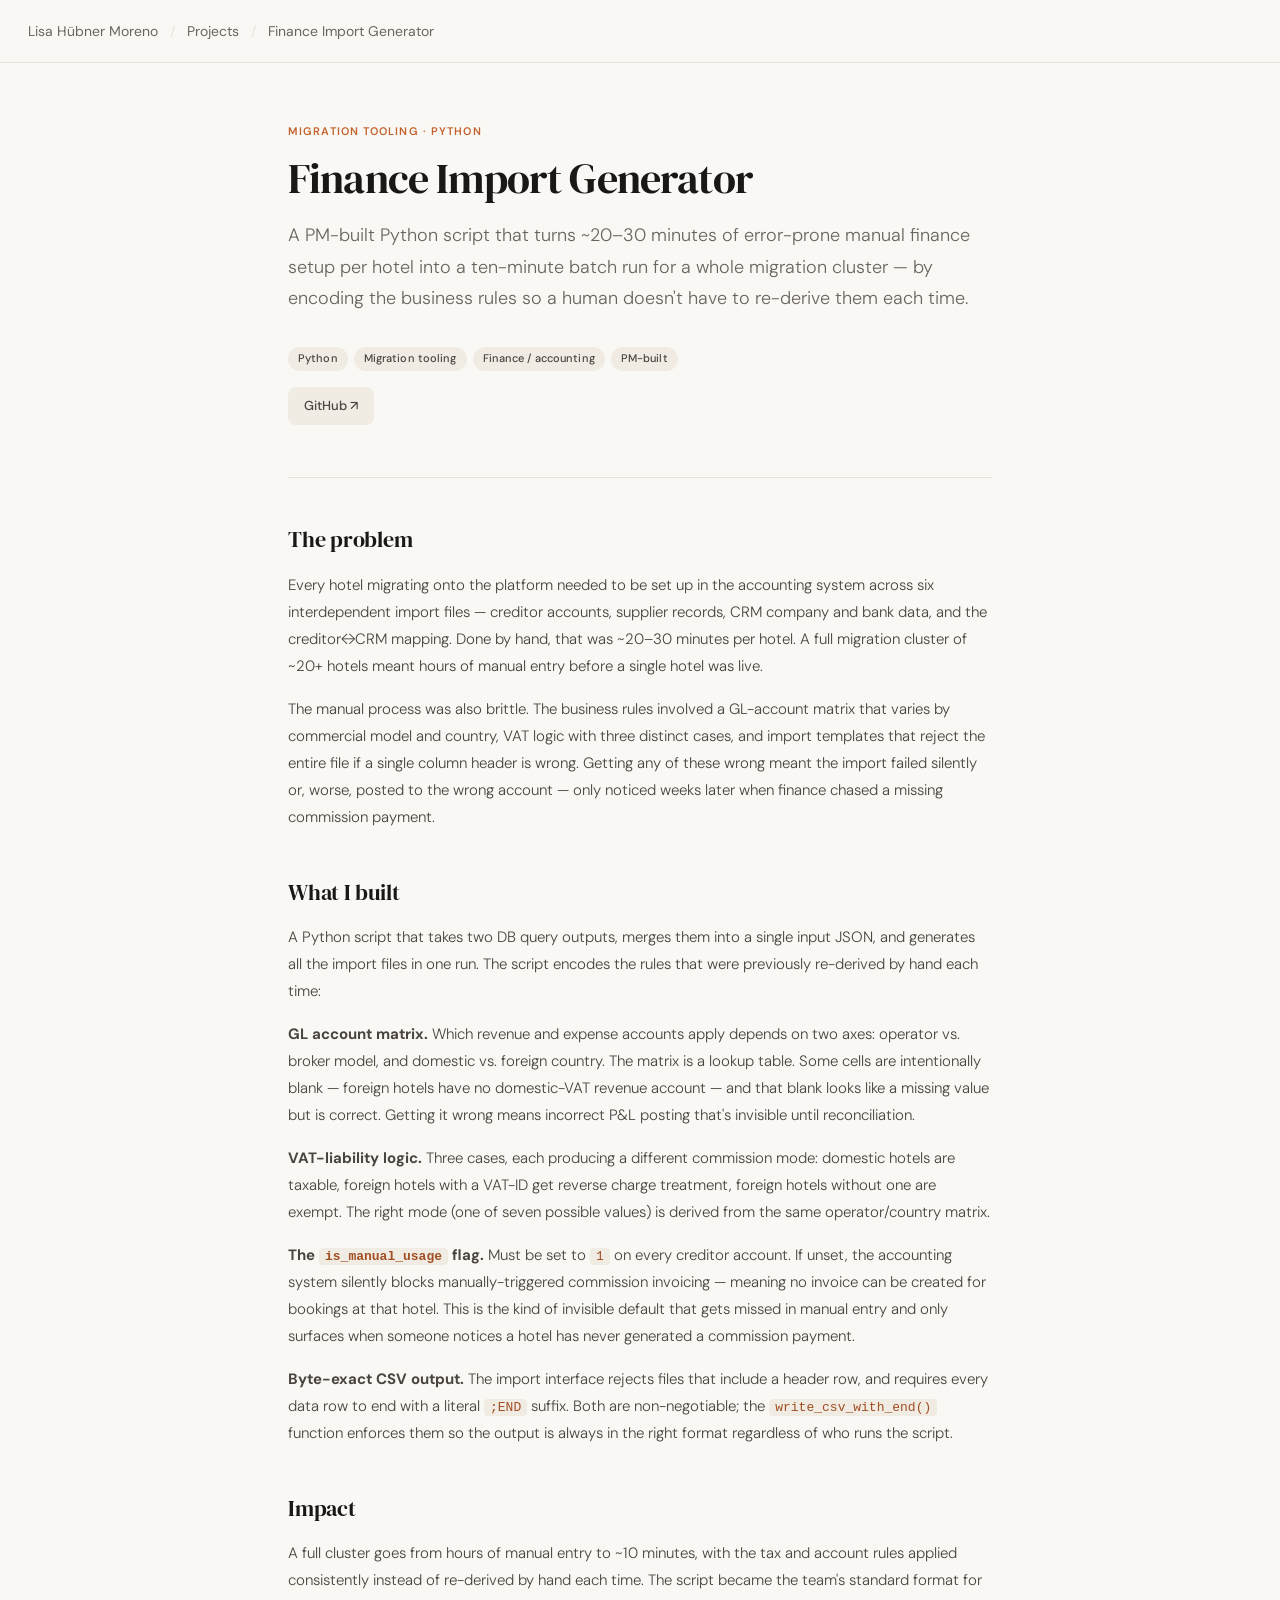
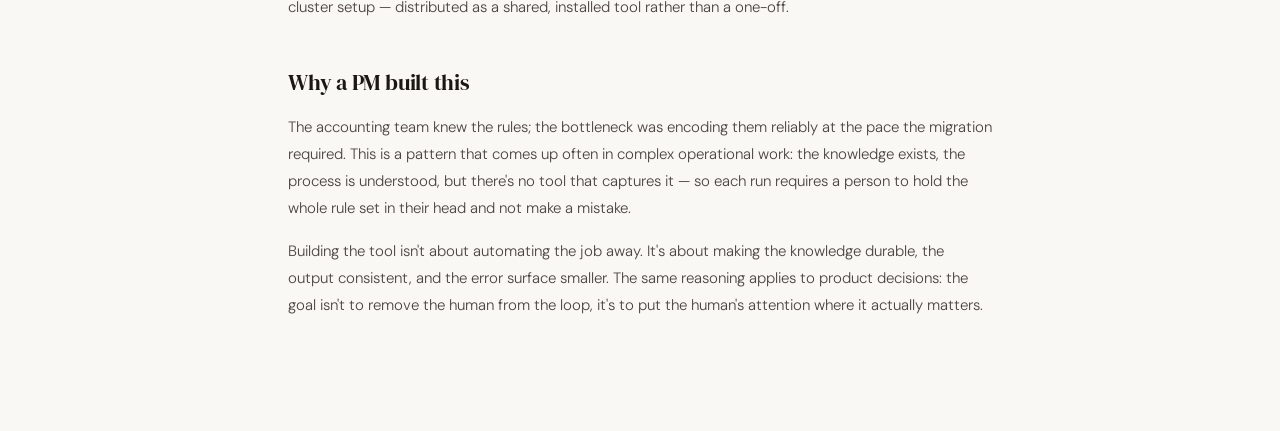
<file: projects/finance-import-generator.html>
<!DOCTYPE html>
<html lang="en">
<head>
  <meta charset="UTF-8" />
  <meta name="viewport" content="width=device-width, initial-scale=1.0" />
  <title>Finance Import Generator — Lisa Hübner Moreno</title>
  <link rel="stylesheet" href="../style.css" />
</head>
<body>

  <nav>
    <a href="../index.html">Lisa Hübner Moreno</a>
    <a href="../index.html#projects">Projects</a>
    <a>Finance Import Generator</a>
  </nav>

  <div class="container">

    <div class="project-type">Migration Tooling · Python</div>
    <h1>Finance Import Generator</h1>
    <p class="lede">A PM-built Python script that turns ~20–30 minutes of error-prone manual finance setup per hotel into a ten-minute batch run for a whole migration cluster — by encoding the business rules so a human doesn't have to re-derive them each time.</p>

    <div class="tags">
      <span class="tag">Python</span>
      <span class="tag">Migration tooling</span>
      <span class="tag">Finance / accounting</span>
      <span class="tag">PM-built</span>
    </div>
    <div class="links">
      <a class="btn btn-ghost" href="https://github.com/lisahmoreno/finance-import-generator" target="_blank">GitHub ↗</a>
    </div>

    <hr class="divider" />

    <h2>The problem</h2>

    <p>Every hotel migrating onto the platform needed to be set up in the accounting system across six interdependent import files — creditor accounts, supplier records, CRM company and bank data, and the creditor↔CRM mapping. Done by hand, that was ~20–30 minutes per hotel. A full migration cluster of ~20+ hotels meant hours of manual entry before a single hotel was live.</p>

    <p>The manual process was also brittle. The business rules involved a GL-account matrix that varies by commercial model and country, VAT logic with three distinct cases, and import templates that reject the entire file if a single column header is wrong. Getting any of these wrong meant the import failed silently or, worse, posted to the wrong account — only noticed weeks later when finance chased a missing commission payment.</p>

    <h2>What I built</h2>

    <p>A Python script that takes two DB query outputs, merges them into a single input JSON, and generates all the import files in one run. The script encodes the rules that were previously re-derived by hand each time:</p>

    <p><strong>GL account matrix.</strong> Which revenue and expense accounts apply depends on two axes: operator vs. broker model, and domestic vs. foreign country. The matrix is a lookup table. Some cells are intentionally blank — foreign hotels have no domestic-VAT revenue account — and that blank looks like a missing value but is correct. Getting it wrong means incorrect P&L posting that's invisible until reconciliation.</p>

    <p><strong>VAT-liability logic.</strong> Three cases, each producing a different commission mode: domestic hotels are taxable, foreign hotels with a VAT-ID get reverse charge treatment, foreign hotels without one are exempt. The right mode (one of seven possible values) is derived from the same operator/country matrix.</p>

    <p><strong>The <code>is_manual_usage</code> flag.</strong> Must be set to <code>1</code> on every creditor account. If unset, the accounting system silently blocks manually-triggered commission invoicing — meaning no invoice can be created for bookings at that hotel. This is the kind of invisible default that gets missed in manual entry and only surfaces when someone notices a hotel has never generated a commission payment.</p>

    <p><strong>Byte-exact CSV output.</strong> The import interface rejects files that include a header row, and requires every data row to end with a literal <code>;END</code> suffix. Both are non-negotiable; the <code>write_csv_with_end()</code> function enforces them so the output is always in the right format regardless of who runs the script.</p>

    <h2>Impact</h2>

    <p>A full cluster goes from hours of manual entry to ~10 minutes, with the tax and account rules applied consistently instead of re-derived by hand each time. The script became the team's standard format for cluster setup — distributed as a shared, installed tool rather than a one-off.</p>

    <h2>Why a PM built this</h2>

    <p>The accounting team knew the rules; the bottleneck was encoding them reliably at the pace the migration required. This is a pattern that comes up often in complex operational work: the knowledge exists, the process is understood, but there's no tool that captures it — so each run requires a person to hold the whole rule set in their head and not make a mistake.</p>

    <p>Building the tool isn't about automating the job away. It's about making the knowledge durable, the output consistent, and the error surface smaller. The same reasoning applies to product decisions: the goal isn't to remove the human from the loop, it's to put the human's attention where it actually matters.</p>

  </div>

</body>
</html>
</file>
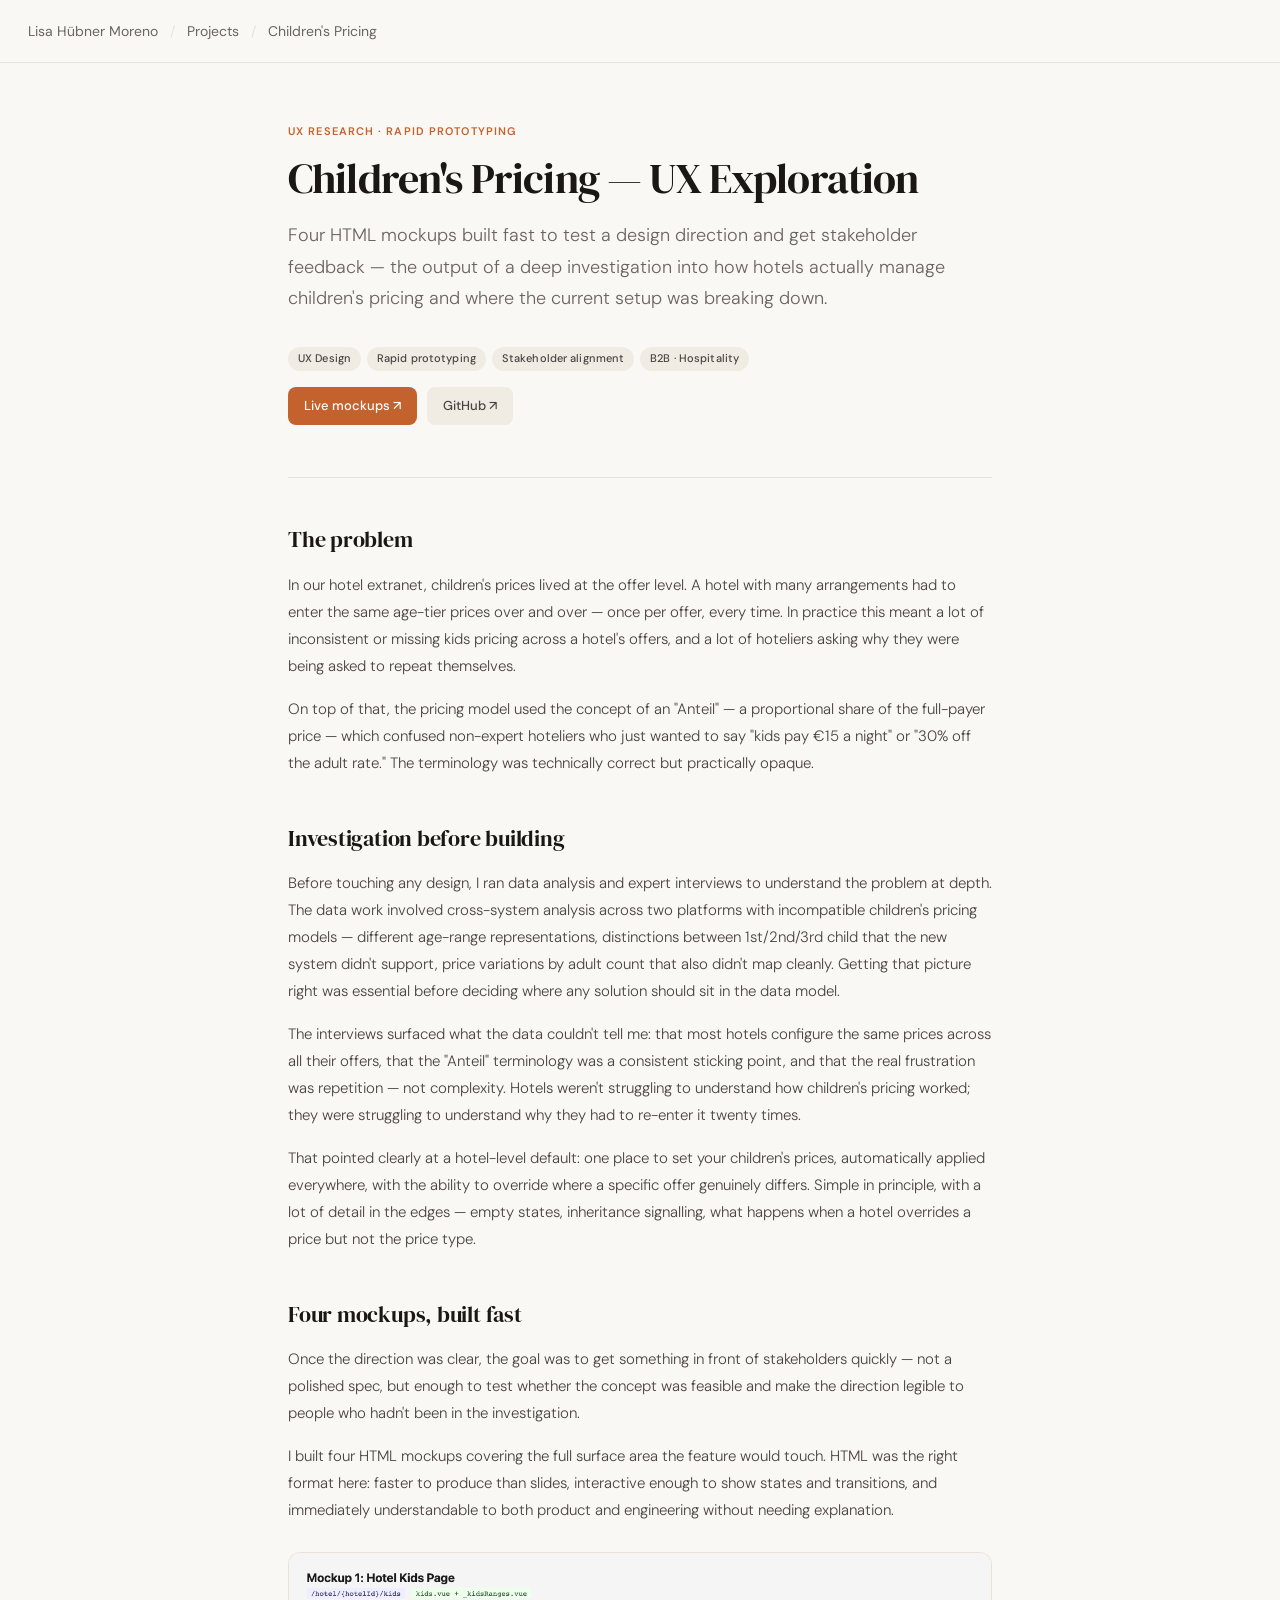
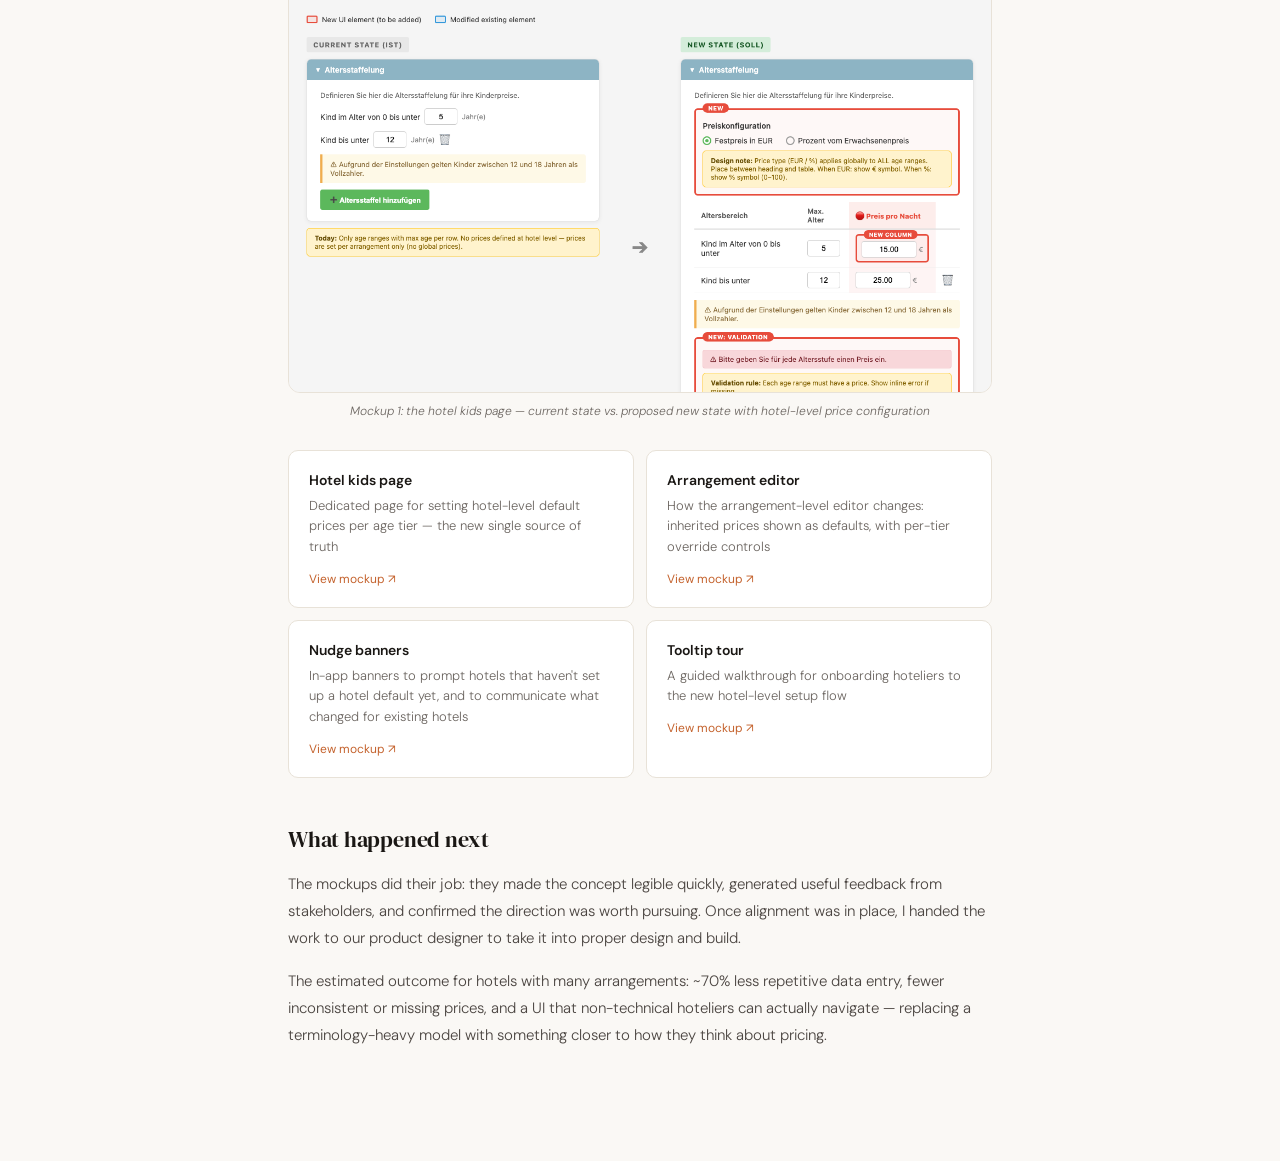
<file: projects/kinderpreise.html>
<!DOCTYPE html>
<html lang="en">
<head>
  <meta charset="UTF-8" />
  <meta name="viewport" content="width=device-width, initial-scale=1.0" />
  <title>Children's Pricing UX — Lisa Hübner Moreno</title>
  <link rel="stylesheet" href="../style.css" />
  <style>
    .mockup-grid {
      display: grid;
      grid-template-columns: 1fr 1fr;
      gap: 12px;
      margin: 24px 0;
    }
    .mockup-card {
      border: 1px solid var(--border);
      border-radius: 10px;
      padding: 18px 20px;
      background: var(--surface);
    }
    .mockup-card .mockup-name { font-size: 14px; font-weight: 600; margin-bottom: 4px; color: var(--text); }
    .mockup-card .mockup-desc { font-size: 13px; color: var(--muted); font-weight: 300; }
    .mockup-card a { display: block; margin-top: 12px; font-size: 12px; color: var(--accent); text-decoration: none; }
    .mockup-card a:hover { color: var(--accent-dark); }
    @media (max-width: 500px) { .mockup-grid { grid-template-columns: 1fr; } }
  </style>
</head>
<body>

  <nav>
    <a href="../index.html">Lisa Hübner Moreno</a>
    <a href="../index.html#projects">Projects</a>
    <a>Children's Pricing</a>
  </nav>

  <div class="container">

    <div class="project-type">UX Research · Rapid Prototyping</div>
    <h1>Children's Pricing — UX Exploration</h1>
    <p class="lede">Four HTML mockups built fast to test a design direction and get stakeholder feedback — the output of a deep investigation into how hotels actually manage children's pricing and where the current setup was breaking down.</p>

    <div class="tags">
      <span class="tag">UX Design</span>
      <span class="tag">Rapid prototyping</span>
      <span class="tag">Stakeholder alignment</span>
      <span class="tag">B2B · Hospitality</span>
    </div>
    <div class="links">
      <a class="btn" href="https://lisahmoreno.github.io/kinderpreise-prototype/" target="_blank">Live mockups ↗</a>
      <a class="btn btn-ghost" href="https://github.com/lisahmoreno/kinderpreise-prototype" target="_blank">GitHub ↗</a>
    </div>

    <hr class="divider" />

    <h2>The problem</h2>

    <p>In our hotel extranet, children's prices lived at the offer level. A hotel with many arrangements had to enter the same age-tier prices over and over — once per offer, every time. In practice this meant a lot of inconsistent or missing kids pricing across a hotel's offers, and a lot of hoteliers asking why they were being asked to repeat themselves.</p>

    <p>On top of that, the pricing model used the concept of an "Anteil" — a proportional share of the full-payer price — which confused non-expert hoteliers who just wanted to say "kids pay €15 a night" or "30% off the adult rate." The terminology was technically correct but practically opaque.</p>

    <h2>Investigation before building</h2>

    <p>Before touching any design, I ran data analysis and expert interviews to understand the problem at depth. The data work involved cross-system analysis across two platforms with incompatible children's pricing models — different age-range representations, distinctions between 1st/2nd/3rd child that the new system didn't support, price variations by adult count that also didn't map cleanly. Getting that picture right was essential before deciding where any solution should sit in the data model.</p>

    <p>The interviews surfaced what the data couldn't tell me: that most hotels configure the same prices across all their offers, that the "Anteil" terminology was a consistent sticking point, and that the real frustration was repetition — not complexity. Hotels weren't struggling to understand how children's pricing worked; they were struggling to understand why they had to re-enter it twenty times.</p>

    <p>That pointed clearly at a hotel-level default: one place to set your children's prices, automatically applied everywhere, with the ability to override where a specific offer genuinely differs. Simple in principle, with a lot of detail in the edges — empty states, inheritance signalling, what happens when a hotel overrides a price but not the price type.</p>

    <h2>Four mockups, built fast</h2>

    <p>Once the direction was clear, the goal was to get something in front of stakeholders quickly — not a polished spec, but enough to test whether the concept was feasible and make the direction legible to people who hadn't been in the investigation.</p>

    <p>I built four HTML mockups covering the full surface area the feature would touch. HTML was the right format here: faster to produce than slides, interactive enough to show states and transitions, and immediately understandable to both product and engineering without needing explanation.</p>

    <img class="case-image" src="../images/kinderpreise-screenshot.png" alt="Hotel kids page mockup — current state vs new state with hotel-level pricing" />
    <p class="case-image-caption">Mockup 1: the hotel kids page — current state vs. proposed new state with hotel-level price configuration</p>

    <div class="mockup-grid">
      <div class="mockup-card">
        <div class="mockup-name">Hotel kids page</div>
        <div class="mockup-desc">Dedicated page for setting hotel-level default prices per age tier — the new single source of truth</div>
        <a href="https://lisahmoreno.github.io/kinderpreise-prototype/1_hotel_kids_page_mockup.html" target="_blank">View mockup ↗</a>
      </div>
      <div class="mockup-card">
        <div class="mockup-name">Arrangement editor</div>
        <div class="mockup-desc">How the arrangement-level editor changes: inherited prices shown as defaults, with per-tier override controls</div>
        <a href="https://lisahmoreno.github.io/kinderpreise-prototype/2_arrangement_editor_mockup.html" target="_blank">View mockup ↗</a>
      </div>
      <div class="mockup-card">
        <div class="mockup-name">Nudge banners</div>
        <div class="mockup-desc">In-app banners to prompt hotels that haven't set up a hotel default yet, and to communicate what changed for existing hotels</div>
        <a href="https://lisahmoreno.github.io/kinderpreise-prototype/3_banner_mockups.html" target="_blank">View mockup ↗</a>
      </div>
      <div class="mockup-card">
        <div class="mockup-name">Tooltip tour</div>
        <div class="mockup-desc">A guided walkthrough for onboarding hoteliers to the new hotel-level setup flow</div>
        <a href="https://lisahmoreno.github.io/kinderpreise-prototype/4_tooltip_tour_mockup.html" target="_blank">View mockup ↗</a>
      </div>
    </div>

    <h2>What happened next</h2>

    <p>The mockups did their job: they made the concept legible quickly, generated useful feedback from stakeholders, and confirmed the direction was worth pursuing. Once alignment was in place, I handed the work to our product designer to take it into proper design and build.</p>

    <p>The estimated outcome for hotels with many arrangements: ~70% less repetitive data entry, fewer inconsistent or missing prices, and a UI that non-technical hoteliers can actually navigate — replacing a terminology-heavy model with something closer to how they think about pricing.</p>

  </div>

</body>
</html>
</file>
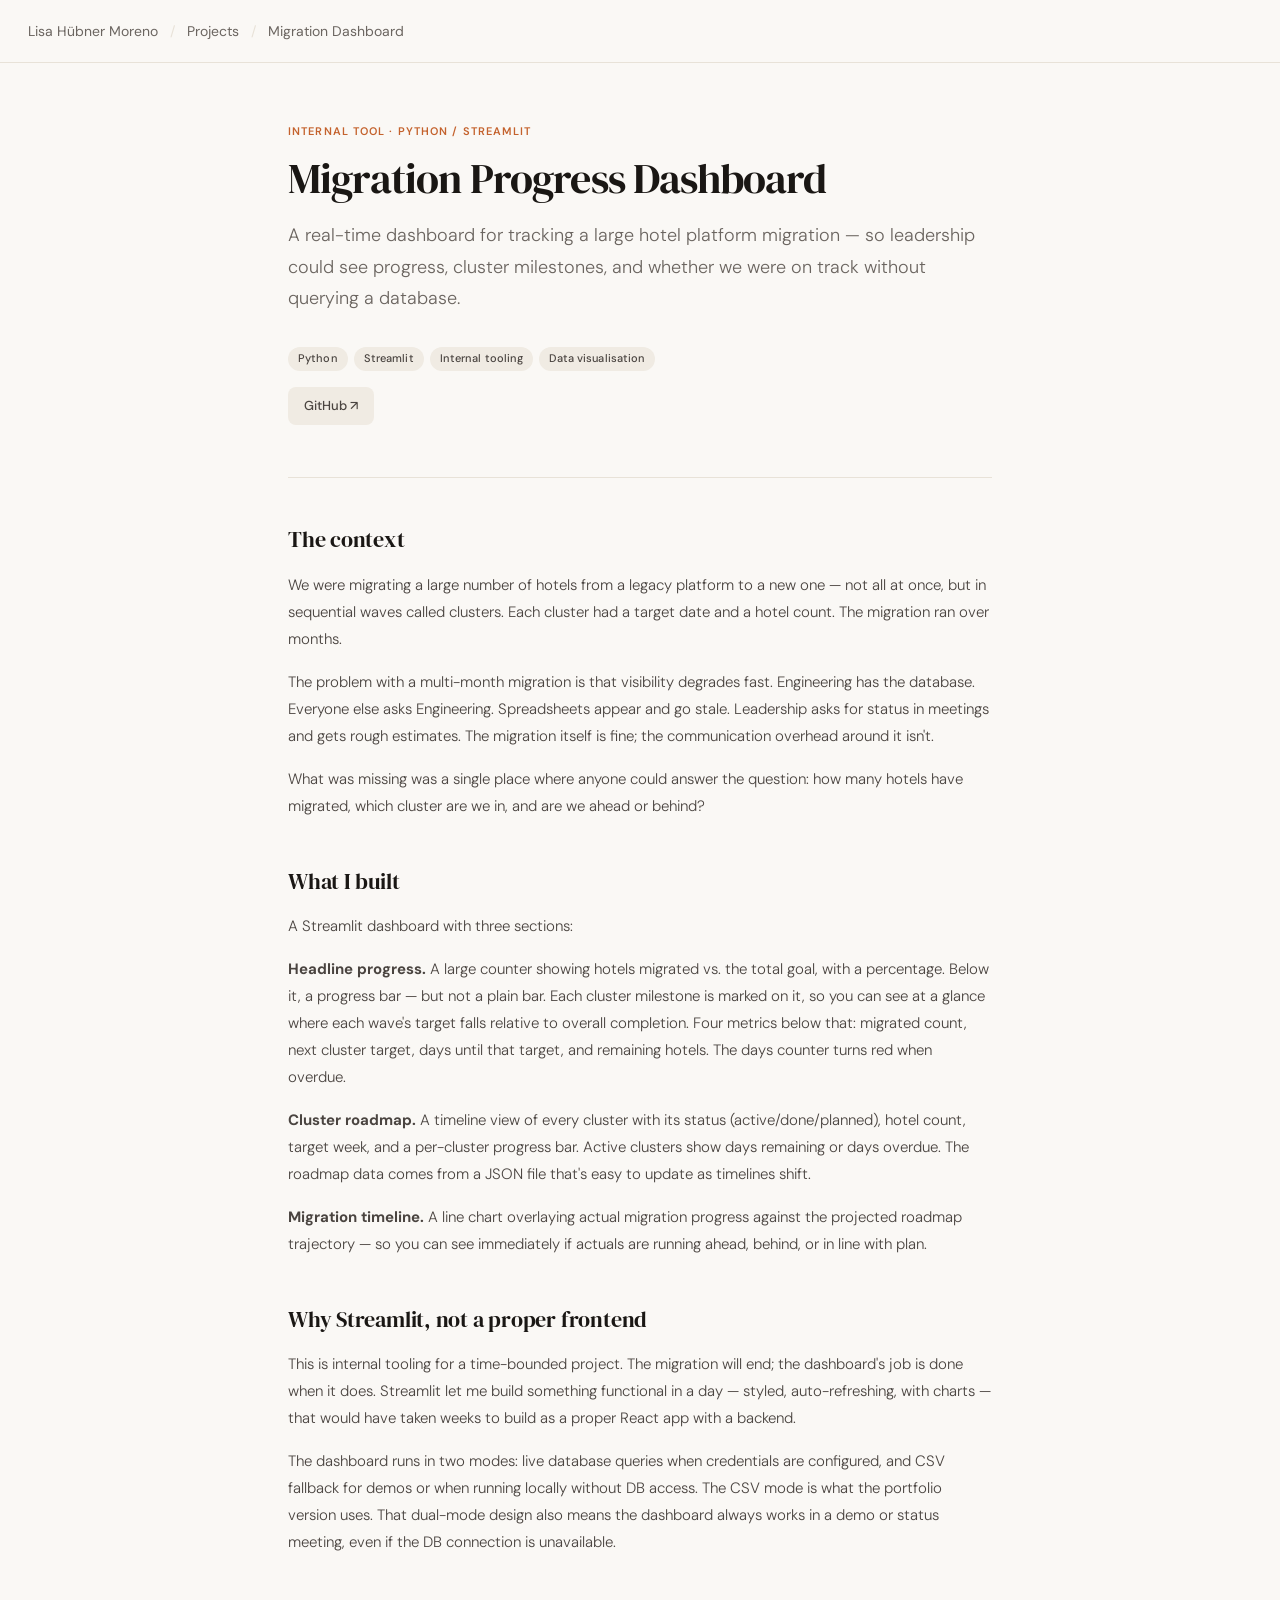
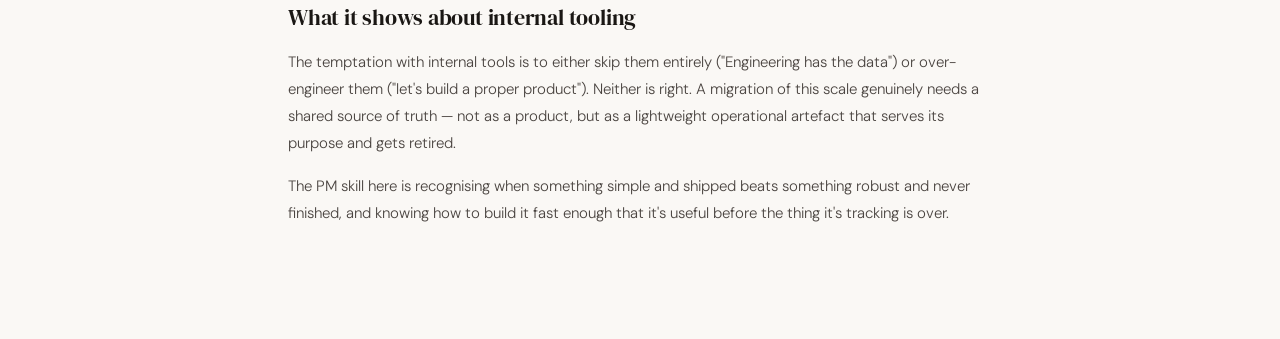
<file: projects/migration-dashboard.html>
<!DOCTYPE html>
<html lang="en">
<head>
  <meta charset="UTF-8" />
  <meta name="viewport" content="width=device-width, initial-scale=1.0" />
  <title>Migration Dashboard — Lisa Hübner Moreno</title>
  <link rel="stylesheet" href="../style.css" />
</head>
<body>

  <nav>
    <a href="../index.html">Lisa Hübner Moreno</a>
    <a href="../index.html#projects">Projects</a>
    <a>Migration Dashboard</a>
  </nav>

  <div class="container">

    <div class="project-type">Internal Tool · Python / Streamlit</div>
    <h1>Migration Progress Dashboard</h1>
    <p class="lede">A real-time dashboard for tracking a large hotel platform migration — so leadership could see progress, cluster milestones, and whether we were on track without querying a database.</p>

    <div class="tags">
      <span class="tag">Python</span>
      <span class="tag">Streamlit</span>
      <span class="tag">Internal tooling</span>
      <span class="tag">Data visualisation</span>
    </div>
    <div class="links">
      <a class="btn btn-ghost" href="https://github.com/lisahmoreno/migration-dashboard" target="_blank">GitHub ↗</a>
    </div>

    <hr class="divider" />

    <h2>The context</h2>

    <p>We were migrating a large number of hotels from a legacy platform to a new one — not all at once, but in sequential waves called clusters. Each cluster had a target date and a hotel count. The migration ran over months.</p>

    <p>The problem with a multi-month migration is that visibility degrades fast. Engineering has the database. Everyone else asks Engineering. Spreadsheets appear and go stale. Leadership asks for status in meetings and gets rough estimates. The migration itself is fine; the communication overhead around it isn't.</p>

    <p>What was missing was a single place where anyone could answer the question: how many hotels have migrated, which cluster are we in, and are we ahead or behind?</p>

    <h2>What I built</h2>

    <p>A Streamlit dashboard with three sections:</p>

    <p><strong>Headline progress.</strong> A large counter showing hotels migrated vs. the total goal, with a percentage. Below it, a progress bar — but not a plain bar. Each cluster milestone is marked on it, so you can see at a glance where each wave's target falls relative to overall completion. Four metrics below that: migrated count, next cluster target, days until that target, and remaining hotels. The days counter turns red when overdue.</p>

    <p><strong>Cluster roadmap.</strong> A timeline view of every cluster with its status (active/done/planned), hotel count, target week, and a per-cluster progress bar. Active clusters show days remaining or days overdue. The roadmap data comes from a JSON file that's easy to update as timelines shift.</p>

    <p><strong>Migration timeline.</strong> A line chart overlaying actual migration progress against the projected roadmap trajectory — so you can see immediately if actuals are running ahead, behind, or in line with plan.</p>

    <h2>Why Streamlit, not a proper frontend</h2>

    <p>This is internal tooling for a time-bounded project. The migration will end; the dashboard's job is done when it does. Streamlit let me build something functional in a day — styled, auto-refreshing, with charts — that would have taken weeks to build as a proper React app with a backend.</p>

    <p>The dashboard runs in two modes: live database queries when credentials are configured, and CSV fallback for demos or when running locally without DB access. The CSV mode is what the portfolio version uses. That dual-mode design also means the dashboard always works in a demo or status meeting, even if the DB connection is unavailable.</p>

    <h2>What it shows about internal tooling</h2>

    <p>The temptation with internal tools is to either skip them entirely ("Engineering has the data") or over-engineer them ("let's build a proper product"). Neither is right. A migration of this scale genuinely needs a shared source of truth — not as a product, but as a lightweight operational artefact that serves its purpose and gets retired.</p>

    <p>The PM skill here is recognising when something simple and shipped beats something robust and never finished, and knowing how to build it fast enough that it's useful before the thing it's tracking is over.</p>

  </div>

</body>
</html>
</file>
<file: style.css>
@import url('https://fonts.googleapis.com/css2?family=DM+Serif+Display:ital@0;1&family=DM+Sans:ital,opsz,wght@0,9..40,300;0,9..40,400;0,9..40,500;0,9..40,600;1,9..40,300&display=swap');

*, *::before, *::after { box-sizing: border-box; margin: 0; padding: 0; }

:root {
  --bg: #FAF8F5;
  --bg-warm: #F5F0E8;
  --surface: #FFFFFF;
  --text: #1A1714;
  --muted: #6B6560;
  --border: #E8E2D8;
  --accent: #C4622D;
  --accent-light: #FDF2EC;
  --accent-dark: #A04E22;
  --tag-bg: #F0EBE3;
  --tag-text: #4A4440;
  --radius: 14px;
  --shadow: 0 1px 2px rgba(30,20,10,0.06), 0 4px 16px rgba(30,20,10,0.07);
}

body {
  font-family: 'DM Sans', -apple-system, BlinkMacSystemFont, sans-serif;
  background: var(--bg);
  color: var(--text);
  line-height: 1.6;
}

/* Nav (case study breadcrumb) */
nav {
  padding: 18px 28px;
  border-bottom: 1px solid var(--border);
  background: var(--bg);
}
nav a {
  color: var(--muted);
  text-decoration: none;
  font-size: 14px;
  font-family: 'DM Sans', sans-serif;
  transition: color 0.15s;
}
nav a:hover { color: var(--text); }
nav a + a::before { content: " / "; color: var(--border); margin: 0 8px; }

/* Container */
.container {
  max-width: 760px;
  margin: 0 auto;
  padding: 60px 28px 96px;
}

/* Project header */
.project-type {
  font-size: 11px;
  font-weight: 600;
  letter-spacing: 0.1em;
  text-transform: uppercase;
  color: var(--accent);
  margin-bottom: 14px;
}
h1 {
  font-family: 'DM Serif Display', Georgia, serif;
  font-size: clamp(28px, 4.5vw, 42px);
  font-weight: 400;
  letter-spacing: -0.02em;
  line-height: 1.15;
  margin-bottom: 18px;
  color: var(--text);
}
.lede {
  font-size: 18px;
  color: var(--muted);
  line-height: 1.75;
  margin-bottom: 32px;
  font-weight: 300;
}

/* Tags */
.tags {
  display: flex;
  flex-wrap: wrap;
  gap: 6px;
  margin-bottom: 16px;
}
.tag {
  background: var(--tag-bg);
  color: var(--tag-text);
  font-size: 11px;
  font-weight: 500;
  padding: 3px 10px;
  border-radius: 20px;
  letter-spacing: 0.01em;
}

/* Buttons */
.links {
  display: flex;
  gap: 10px;
  margin-bottom: 52px;
  flex-wrap: wrap;
}
.btn {
  display: inline-flex;
  align-items: center;
  gap: 5px;
  padding: 9px 16px;
  border-radius: 8px;
  font-size: 13px;
  font-weight: 500;
  text-decoration: none;
  font-family: 'DM Sans', sans-serif;
  transition: background 0.15s;
}
.btn { background: var(--accent); color: white; }
.btn:hover { background: var(--accent-dark); }
.btn-ghost { background: var(--tag-bg); color: var(--tag-text); }
.btn-ghost:hover { background: var(--border); }

/* Divider */
.divider {
  border: none;
  border-top: 1px solid var(--border);
  margin: 44px 0;
}

/* Section headings */
h2 {
  font-family: 'DM Serif Display', Georgia, serif;
  font-size: 22px;
  font-weight: 400;
  letter-spacing: -0.01em;
  margin-bottom: 14px;
  margin-top: 44px;
  color: var(--text);
}
h2:first-of-type { margin-top: 0; }

/* Body text */
p {
  font-size: 15px;
  color: #4A4440;
  line-height: 1.8;
  margin-bottom: 16px;
  font-weight: 300;
}
ul {
  padding-left: 20px;
  margin-bottom: 16px;
}
ul li {
  font-size: 15px;
  color: #4A4440;
  line-height: 1.8;
  margin-bottom: 6px;
  font-weight: 300;
}

/* Callout */
.callout {
  background: var(--bg-warm);
  border-left: 3px solid var(--accent);
  padding: 18px 22px;
  border-radius: 0 10px 10px 0;
  margin: 28px 0;
}
.callout p {
  margin-bottom: 0;
  font-style: italic;
  color: var(--muted);
}

/* Edit note */
.edit-note {
  background: #FFFBEB;
  border: 1px dashed #FCD34D;
  border-radius: 10px;
  padding: 14px 18px;
  font-size: 13px;
  color: #92400E;
  margin: 20px 0;
}
.edit-note strong {
  display: block;
  margin-bottom: 4px;
  font-weight: 600;
}

/* Placeholder (for sections not yet written) */
.placeholder {
  background: var(--accent-light);
  border: 1px dashed #E8B49A;
  border-radius: 10px;
  padding: 20px;
  font-size: 14px;
  color: var(--accent-dark);
  line-height: 1.65;
}
.placeholder strong {
  display: block;
  font-weight: 600;
  margin-bottom: 6px;
}

code {
  background: var(--tag-bg);
  color: var(--accent-dark);
  font-size: 13px;
  padding: 1px 6px;
  border-radius: 4px;
  font-family: 'SF Mono', 'Fira Code', monospace;
}

/* Case study images */
.case-image {
  width: 100%;
  display: block;
  border-radius: 12px;
  border: 1px solid var(--border);
  margin: 28px 0 8px;
}
.case-image-mobile {
  max-width: 260px;
  display: block;
  margin: 28px auto 8px;
  border-radius: 20px;
  border: 1px solid var(--border);
  box-shadow: 0 4px 20px rgba(30,20,10,0.12);
}
.case-image-caption {
  font-size: 12px;
  color: var(--muted);
  text-align: center;
  margin-bottom: 28px;
  font-style: italic;
}
</file>
